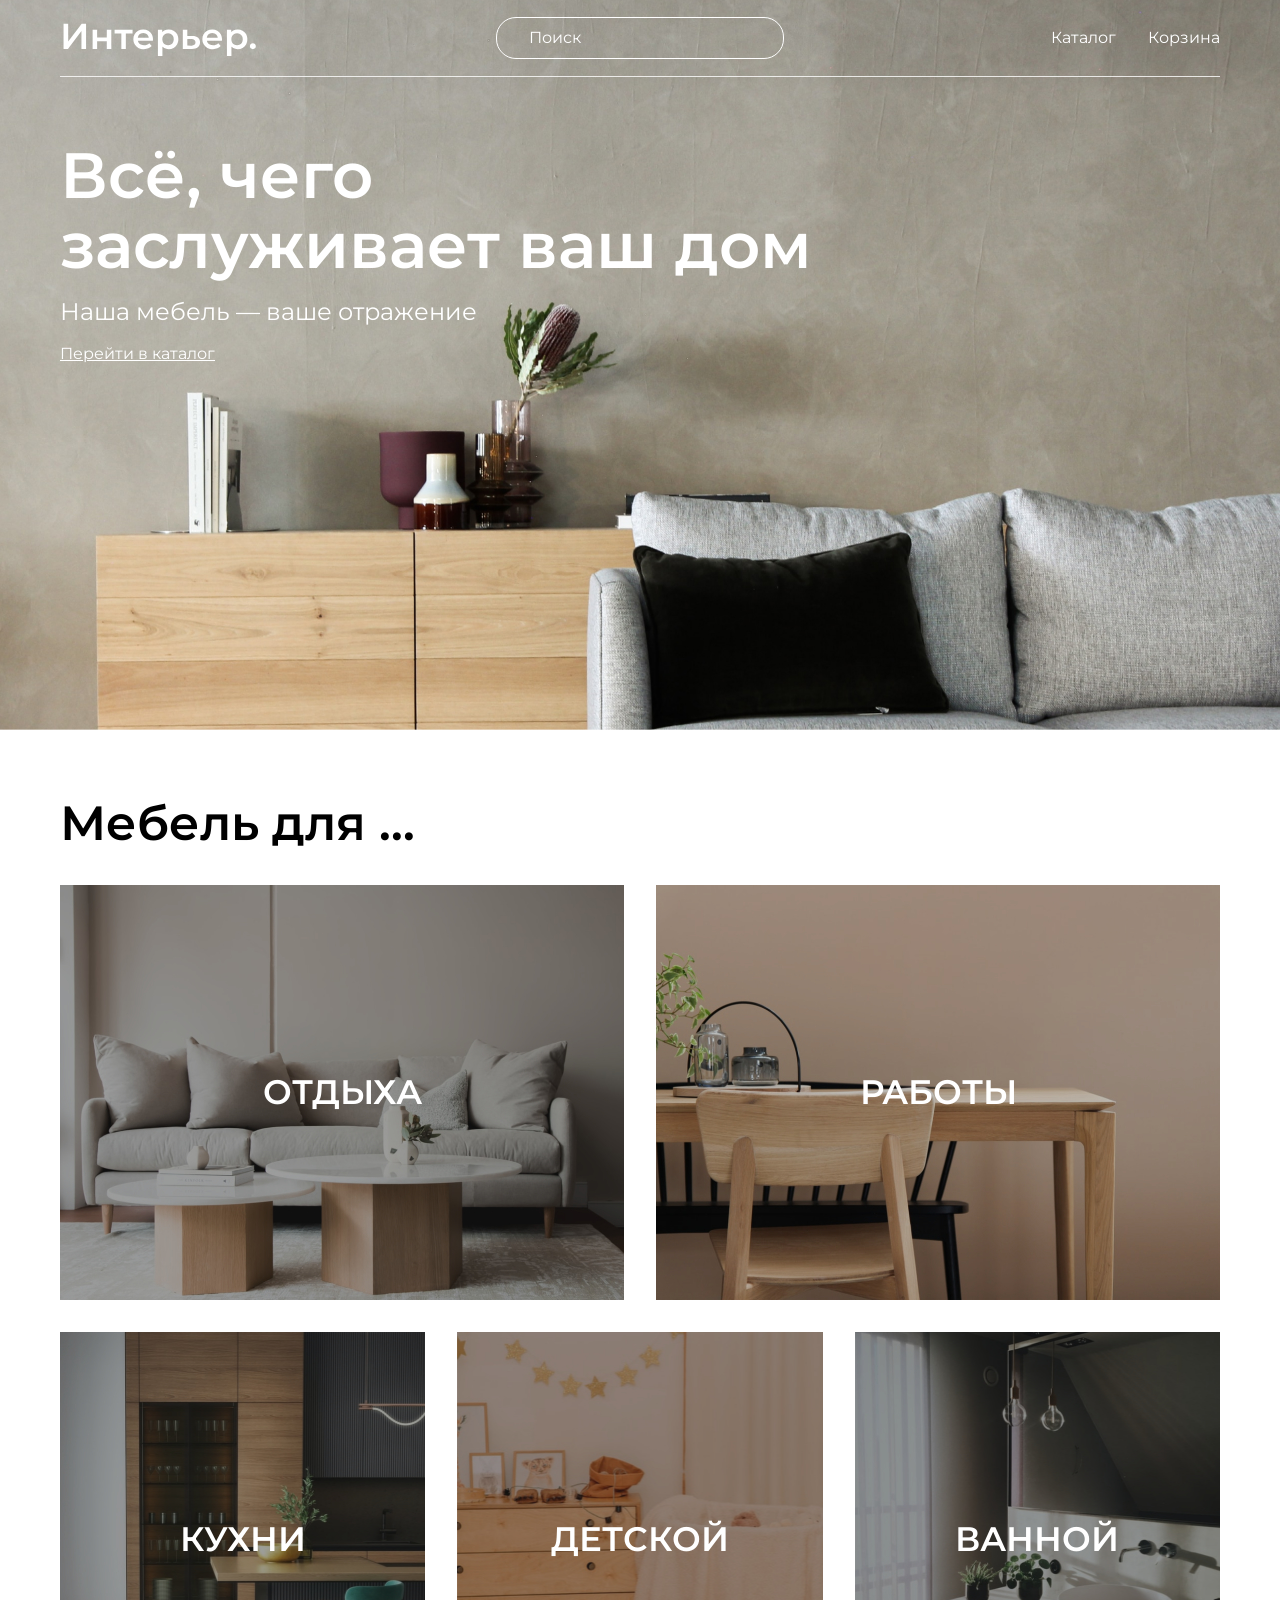
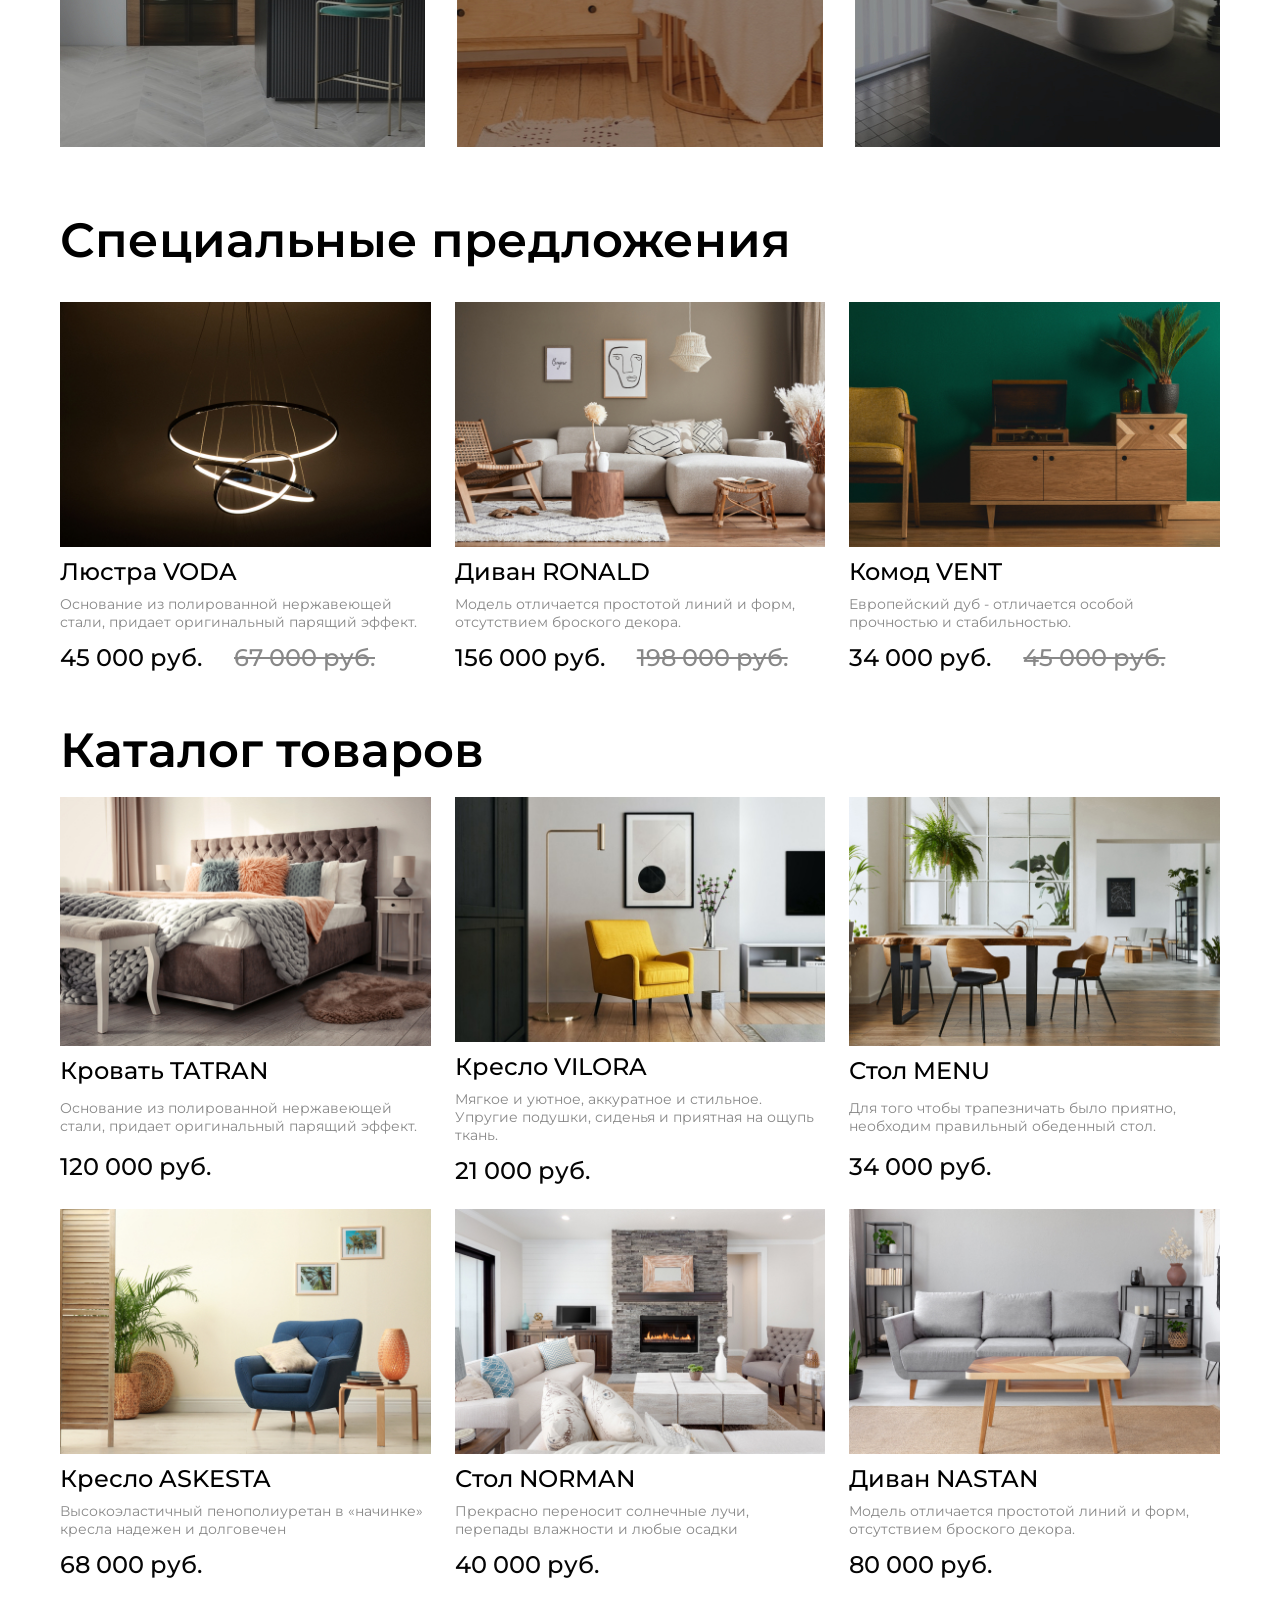
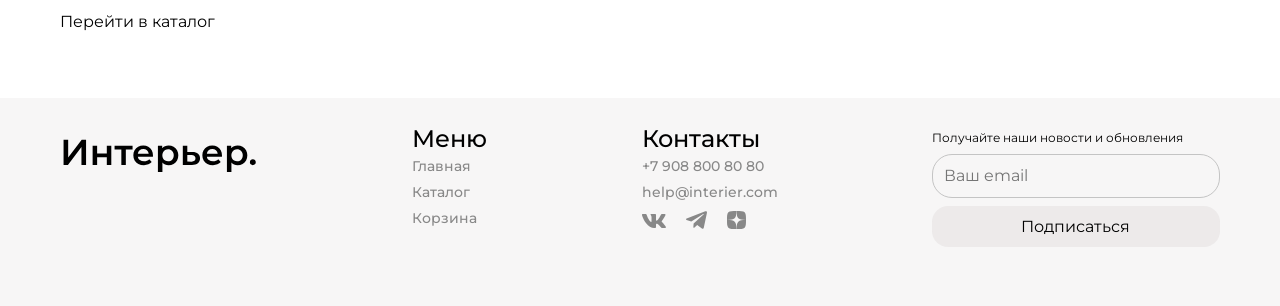
<file: index.html>
<!DOCTYPE html>
<html lang="en">

<head>
    <meta charset="UTF-8">
    <meta name="viewport" content="width=device-width, initial-scale=1.0">
    <title>Document</title>
    <link rel="stylesheet" href="style.css">
    <link rel="preconnect" href="https://fonts.googleapis.com">
    <link rel="preconnect" href="https://fonts.gstatic.com" crossorigin>
    <link href="https://fonts.googleapis.com/css2?family=Montserrat:ital,wght@0,100..900;1,100..900&display=swap"
        rel="stylesheet">
</head>

<body>
    <section class="main-img">
        <div class="header-container boards">
            <header class="header">
                <a href="index.html" class="header__logo-link">
                    <img class="header__logo" src="./img/logo_main.svg" alt="Логотип">
                </a>
                <input placeholder="Поиск" class="header__input" type="text">
                <nav class="header__nav">
                    <a class="header__nav-link links" href="catalog.html">Каталог</a>
                    <a class="header__nav-link links" href="cart.html">Корзина</a>
                </nav>
                <nav class="header__nav-mobile">
                    <a class="header__nav-link-mobile" href="index.html"><svg viewBox="0 0 19 19" xmlns="http://www.w3.org/2000/svg" xmlns:xlink="http://www.w3.org/1999/xlink" width="19.000000" height="19.000000" fill="none" customFrame="#000000"><defs> <clipPath id="clipPath_0"> <rect width="19.000000" height="19.000000" x="0.000000" y="0.000000" fill="rgb(255,255,255)" /> </clipPath> </defs> <g id="Group 202"> <g id="gg:search" clip-path="url(#clipPath_0)" customFrame="url(#clipPath_0)"> <rect id="gg:search" width="19.000000" height="19.000000" x="0.000000" y="0.000000" fill="rgb(255,255,255)" fill-opacity="0" /><g id="Group"> <path id="Vector" d="M14.5026 11.4261C15.4898 10.1534 15.9551 8.5524 15.8037 6.94883C15.6524 5.34525 14.8958 3.85955 13.688 2.79399C12.4801 1.72844 10.9116 1.16305 9.30171 1.21287C7.69178 1.26269 6.16129 1.92397 5.02162 3.06217C3.88095 4.20116 3.21751 5.73224 3.1665 7.34339C3.1155 8.95455 3.68076 10.5245 4.74709 11.7334C5.81343 12.9423 7.30059 13.699 8.90551 13.8495C10.5104 13.9999 12.1123 13.5328 13.3848 12.5432L13.4188 12.5788L16.7771 15.9378C16.8506 16.0114 16.938 16.0697 17.0341 16.1095C17.1302 16.1493 17.2332 16.1698 17.3372 16.1698C17.4412 16.1698 17.5442 16.1493 17.6403 16.1095C17.7364 16.0697 17.8237 16.0114 17.8973 15.9378C17.9708 15.8643 18.0292 15.777 18.069 15.6809C18.1088 15.5848 18.1293 15.4818 18.1293 15.3777C18.1293 15.2737 18.1088 15.1707 18.069 15.0746C18.0292 14.9785 17.9708 14.8912 17.8973 14.8176L14.5382 11.4594C14.5267 11.448 14.5148 11.4369 14.5026 11.4261ZM12.8591 4.18238C13.3061 4.62213 13.6616 5.14603 13.9051 5.72386C14.1486 6.30169 14.2752 6.92201 14.2778 7.54903C14.2803 8.17606 14.1587 8.79739 13.9199 9.37718C13.6812 9.95697 13.33 10.4838 12.8866 10.9271C12.4432 11.3705 11.9164 11.7217 11.3366 11.9605C10.7568 12.1993 10.1355 12.3209 9.50848 12.3183C8.88146 12.3158 8.26114 12.1891 7.68331 11.9456C7.10548 11.7021 6.58158 11.3466 6.14183 10.8997C5.26301 10.0064 4.77276 8.8021 4.77787 7.54903C4.78297 6.29597 5.28301 5.09568 6.16907 4.20962C7.05513 3.32356 8.25542 2.82352 9.50848 2.81841C10.7616 2.81331 11.9659 3.30356 12.8591 4.18238Z" fill="rgb(255,255,255)" fill-rule="evenodd" /> <path id="Vector" d="M16.0037 8.1597C16.0422 7.75348 16.0419 7.34359 16.0028 6.93004C15.9638 6.51653 15.8874 6.11386 15.7737 5.72204C15.6599 5.33014 15.5088 4.9491 15.3203 4.5789C15.1318 4.20874 14.9125 3.86243 14.6625 3.53995C14.4125 3.21747 14.1318 2.91882 13.8203 2.64401C13.5087 2.36918 13.1774 2.12784 12.8262 1.91998C12.4751 1.71219 12.1042 1.53786 11.7134 1.39702C11.3226 1.25615 10.9257 1.15371 10.5227 1.0897C10.1198 1.0257 9.7107 1.00012 9.29553 1.01297C8.88035 1.02582 8.47364 1.07664 8.0754 1.16543C7.67713 1.25424 7.28733 1.38102 6.90599 1.54578C6.52468 1.71054 6.16521 1.90749 5.82759 2.13663C5.48997 2.36578 5.17421 2.62712 4.88029 2.92066C4.58619 3.21432 4.32429 3.52991 4.09461 3.86741C3.86481 4.20507 3.66725 4.56467 3.50193 4.9462C3.33664 5.32764 3.20939 5.7176 3.12017 6.11607C3.03095 6.51455 2.97976 6.92155 2.9666 7.33706C2.95345 7.75254 2.97879 8.16192 3.04261 8.56522C3.10645 8.96857 3.20878 9.36584 3.34962 9.757C3.49044 10.1481 3.66481 10.5194 3.87273 10.8709C4.08064 11.2223 4.3221 11.5539 4.59711 11.8657C4.87216 12.1775 5.17111 12.4585 5.49393 12.7087C5.81663 12.9588 6.1632 13.1781 6.53363 13.3666C6.90417 13.5551 7.28556 13.7063 7.67781 13.8199C8.06997 13.9336 8.47299 14.0098 8.88685 14.0486C9.30074 14.0874 9.71093 14.0874 10.1174 14.0486C10.5239 14.0098 10.9267 13.9322 11.3258 13.8159C11.7249 13.6995 12.1063 13.5484 12.4699 13.3625C12.7815 13.2033 13.0801 13.0186 13.3656 12.8085L16.6356 16.0792C16.6822 16.1258 16.7324 16.1671 16.7861 16.2029C16.8397 16.2387 16.8968 16.2692 16.9575 16.2943C17.0183 16.3195 17.0803 16.3384 17.1435 16.3509C17.2068 16.3635 17.2714 16.3698 17.3372 16.3698C17.403 16.3698 17.4675 16.3635 17.5308 16.351C17.5941 16.3384 17.6561 16.3195 17.7168 16.2943C17.7776 16.2691 17.8349 16.2386 17.8885 16.2028C17.9422 16.1669 17.9922 16.1258 18.0387 16.0793C18.0852 16.0328 18.1263 15.9827 18.1622 15.9291C18.198 15.8755 18.2286 15.8182 18.2538 15.7574C18.2789 15.6966 18.2978 15.6346 18.3104 15.5713C18.323 15.508 18.3293 15.4435 18.3293 15.3777C18.3293 15.312 18.323 15.2475 18.3104 15.1842C18.2978 15.1209 18.279 15.0589 18.2538 14.9981C18.2286 14.9373 18.198 14.88 18.1622 14.8263C18.1263 14.7727 18.0852 14.7227 18.0387 14.6762L14.7681 11.4064C14.9776 11.1209 15.1617 10.8225 15.3204 10.5111C15.5057 10.1475 15.6563 9.76627 15.7722 9.36736C15.8881 8.96847 15.9653 8.56592 16.0037 8.1597ZM14.5026 11.4261C15.4898 10.1534 15.9551 8.5524 15.8037 6.94883C15.6524 5.34525 14.8958 3.85955 13.688 2.79399C12.4801 1.72844 10.9116 1.16305 9.30171 1.21287C7.69178 1.26269 6.16129 1.92397 5.02162 3.06217C3.88095 4.20116 3.21751 5.73224 3.1665 7.34339C3.1155 8.95455 3.68076 10.5245 4.74709 11.7334C5.81343 12.9423 7.30059 13.699 8.90551 13.8495C10.5104 13.9999 12.1123 13.5328 13.3848 12.5432L13.4188 12.5788L16.7771 15.9378C16.8506 16.0114 16.938 16.0697 17.0341 16.1095C17.1302 16.1493 17.2332 16.1698 17.3372 16.1698C17.4412 16.1698 17.5442 16.1493 17.6403 16.1095C17.7364 16.0697 17.8237 16.0114 17.8973 15.9378C17.9708 15.8643 18.0292 15.777 18.069 15.6809C18.1088 15.5848 18.1293 15.4818 18.1293 15.3777C18.1293 15.2737 18.1088 15.1707 18.069 15.0746C18.0292 14.9785 17.9708 14.8912 17.8973 14.8176L14.5382 11.4594C14.5267 11.448 14.5148 11.4369 14.5026 11.4261ZM13.9051 5.72386C13.6616 5.14603 13.3061 4.62213 12.8591 4.18238C11.9659 3.30356 10.7616 2.81331 9.50848 2.81841C8.25542 2.82352 7.05513 3.32356 6.16907 4.20962C5.28301 5.09568 4.78297 6.29597 4.77787 7.54903C4.77276 8.8021 5.26301 10.0064 6.14183 10.8997C6.58158 11.3466 7.10548 11.7021 7.68331 11.9456C8.26114 12.1891 8.88146 12.3158 9.50848 12.3183C10.1355 12.3209 10.7568 12.1993 11.3366 11.9605C11.9164 11.7217 12.4432 11.3705 12.8866 10.9271C13.33 10.4838 13.6812 9.95697 13.9199 9.37718C14.1587 8.79739 14.2803 8.17606 14.2778 7.54903C14.2752 6.92201 14.1486 6.30169 13.9051 5.72386ZM13.2937 5.01323C13.4606 5.2593 13.603 5.52207 13.7208 5.80152C13.8386 6.08108 13.9272 6.36659 13.9867 6.65805C14.0462 6.94937 14.0766 7.24664 14.0778 7.54985C14.079 7.85309 14.0511 8.15062 13.994 8.44245C13.9368 8.73435 13.8505 9.02054 13.735 9.30102C13.6195 9.58146 13.4793 9.8454 13.3143 10.0929C13.1493 10.3403 12.9596 10.5713 12.7452 10.7857C12.5307 11.0002 12.2998 11.1899 12.0524 11.3548C11.8049 11.5198 11.5409 11.6601 11.2605 11.7756C10.98 11.8911 10.6938 11.9774 10.4019 12.0345C10.1101 12.0916 9.81255 12.1196 9.5093 12.1183C9.20608 12.1171 8.90881 12.0867 8.61748 12.0273C8.32603 11.9678 8.04053 11.8791 7.76097 11.7613C7.48152 11.6436 7.21876 11.5012 6.97269 11.3342C6.72656 11.1672 6.49713 10.9756 6.2844 10.7594C6.07396 10.5455 5.88784 10.3156 5.72606 10.0697C5.56424 9.82378 5.42677 9.56183 5.31362 9.28388C5.20048 9.00595 5.11593 8.72249 5.05997 8.43349C5.00401 8.14448 4.97664 7.84993 4.97786 7.54985C4.97909 7.24978 5.00885 6.95549 5.06716 6.66696C5.12547 6.37841 5.21232 6.09562 5.32773 5.81861C5.44312 5.54163 5.5827 5.28085 5.74648 5.03627C5.91028 4.79165 6.09829 4.56324 6.31049 4.35104C6.52269 4.13884 6.75109 3.95085 6.99569 3.78705C7.24028 3.62326 7.50107 3.48367 7.77806 3.36828C8.05509 3.25287 8.33788 3.16601 8.62644 3.1077C8.91496 3.0494 9.20925 3.01963 9.5093 3.01841C9.80937 3.01719 10.1039 3.04456 10.3929 3.10052C10.6819 3.15648 10.9654 3.24103 11.2433 3.35417C11.5213 3.46731 11.7832 3.60478 12.0291 3.76657C12.275 3.92837 12.5049 4.11449 12.7189 4.32494C12.9351 4.53767 13.1267 4.7671 13.2937 5.01323Z" fill="rgb(255,255,255)" fill-rule="evenodd" /> </g> </g> </g> </svg> </a>
                    <a class="header__nav-link-mobile" href="catalog.html"><svg viewBox="0 0 19.1995 19.2" xmlns="http://www.w3.org/2000/svg" xmlns:xlink="http://www.w3.org/1999/xlink" width="19.199463" height="19.199951" fill="none" customFrame="#000000"><g id="Group 201"><rect id="Rectangle 46" width="4.571429" height="4.571429" x="0.000244" y="0.000000" fill="rgb(255,255,255)" /><rect id="Rectangle 41" width="4.571429" height="4.571429" x="0.000244" y="7.314209" fill="rgb(255,255,255)" /><rect id="Rectangle 47" width="4.571429" height="4.571428" x="0.000244" y="14.628540" fill="rgb(255,255,255)" /><rect id="Rectangle 48" width="4.571429" height="4.571429" x="7.313721" y="7.314209" fill="rgb(255,255,255)" /><rect id="Rectangle 45" width="4.571429" height="4.571428" x="7.313721" y="14.628540" fill="rgb(255,255,255)" /><rect id="Rectangle 49" width="4.571429" height="4.571429" x="7.313721" y="0.000000" fill="rgb(255,255,255)" /><rect id="Rectangle 42" width="4.571428" height="4.571429" x="14.628174" y="7.314209" fill="rgb(255,255,255)" /><rect id="Rectangle 44" width="4.571428" height="4.571428" x="14.628174" y="14.628540" fill="rgb(255,255,255)" /><rect id="Rectangle 43" width="4.571428" height="4.571429" x="14.628174" y="0.000000" fill="rgb(255,255,255)" /></g></svg></a>
                    <a class="header__nav-link-mobile" href="cart.html"><svg viewBox="0 0 25 25" xmlns="http://www.w3.org/2000/svg" xmlns:xlink="http://www.w3.org/1999/xlink" width="25.000000" height="25.000000" fill="none" customFrame="#000000"><defs><clipPath id="clipPath_1"><rect width="25.000000" height="25.000000" x="0.000000" y="0.000000" fill="rgb(255,255,255)" transform="matrix(-1,0,0,1,25,0)" /></clipPath></defs><g id="Group 54"><g id="jam:shopping-cart" clip-path="url(#clipPath_1)" customFrame="url(#clipPath_1)"><rect id="jam:shopping-cart" width="25.000000" height="25.000000" x="0.000000" y="0.000000" fill="rgb(255,255,255)" fill-opacity="0" transform="matrix(-1,0,0,1,25,0)" /><path id="Vector" d="M7.25936 16.6667C6.70683 16.6667 6.17692 16.4472 5.78622 16.0565C5.39552 15.6658 5.17603 15.1359 5.17603 14.5833C5.17603 14.0308 5.39552 13.5009 5.78622 13.1102C6.17692 12.7195 6.70683 12.5 7.25936 12.5C7.8119 12.5 8.3418 12.7195 8.7325 13.1102C9.1232 13.5009 9.3427 14.0308 9.3427 14.5833C9.3427 15.1359 9.1232 15.6658 8.7325 16.0565C8.3418 16.4472 7.8119 16.6667 7.25936 16.6667ZM14.551 16.6667C13.9985 16.6667 13.4686 16.4472 13.0779 16.0565C12.6872 15.6658 12.4677 15.1359 12.4677 14.5833C12.4677 14.0308 12.6872 13.5009 13.0779 13.1102C13.4686 12.7195 13.9985 12.5 14.551 12.5C15.1036 12.5 15.6335 12.7195 16.0242 13.1102C16.4149 13.5009 16.6344 14.0308 16.6344 14.5833C16.6344 15.1359 16.4149 15.6658 16.0242 16.0565C15.6335 16.4472 15.1036 16.6667 14.551 16.6667ZM0.969779 2.00312C0.709739 1.99474 0.463155 1.88554 0.282173 1.69863C0.101191 1.51171 -4.62593e-16 1.26174 0 1.00156C-4.62593e-16 0.741387 0.101191 0.491411 0.282173 0.304497C0.463155 0.117584 0.709739 0.0083873 0.969779 0L2.16874 0C3.10832 0 3.92082 0.652083 4.12499 1.56875L5.4302 7.44583C5.63436 8.3625 6.44686 9.01458 7.38645 9.01458L15.2114 9.01458L16.7135 3.00417L6.97915 3.00417C6.72156 2.99241 6.47841 2.88181 6.30028 2.69537C6.12215 2.50892 6.02275 2.26099 6.02275 2.00312C6.02275 1.74526 6.12215 1.49733 6.30028 1.31088C6.47841 1.12444 6.72156 1.01384 6.97915 1.00208L16.7135 1.00208C17.018 1.00199 17.3186 1.07133 17.5923 1.20483C17.866 1.33832 18.1056 1.53246 18.293 1.77248C18.4804 2.01251 18.6106 2.29209 18.6737 2.59C18.7369 2.8879 18.7312 3.19627 18.6573 3.49167L17.1552 9.5C17.0469 9.93354 16.7968 10.3184 16.4446 10.5934C16.0924 10.8684 15.6583 11.0178 15.2114 11.0177L7.38645 11.0177C6.47477 11.0178 5.59032 10.707 4.87917 10.1366C4.16801 9.56612 3.67268 8.77019 3.47499 7.88021L2.16874 2.00312L0.969779 2.00312Z" fill="rgb(255,255,255)" fill-rule="nonzero" transform="matrix(-1,0,0,1,21.8428,4.16663)" /></g></g></svg></a>
                </nav>
            </header>
        </div>
        <div class="promo">
            <h1 class="promo__title boards">Всё, чего <br>заслуживает ваш дом</h1>
            <p class="promo__subtitle boards">Наша мебель — ваше отражение</p>
            <a class="promo__button links boards" href="catalog.html">Перейти в каталог</a>
        </div>
    </section>
    
    <section class="furniture boards">
        <h2 class="furniture__title">Мебель для ...</h2>
        <div class="furniture__items">
            <div class="furniture__item furniture__item_1 furniture__item_big">ОТДЫХА</div>
            <div class="furniture__item furniture__item_2 furniture__item_big">РАБОТЫ</div>
            <div class="furniture__item furniture__item_3 ">КУХНИ</div>
            <div class="furniture__item furniture__item_4 ">ДЕТСКОЙ</div>
            <div class="furniture__item furniture__item_5 ">ВАННОЙ</div>
        </div>
    </section>

    <section class="special boards">
        <h2 class="special__title">Специальные предложения</h2>
        <div class="special__content">
            <article class="product">
                <img class="product__img" src="./img/VODA.jpg" alt="Люстра VODA">
                <h3 class="product__name">Люстра VODA</h3>
                <p class="product__desc">Основание из полированной нержавеющей стали, придает оригинальный парящий
                    эффект.</p>
                <div class="product__price-line">
                    <span class="product__price product__price-new">45 000 руб.</span>
                    <span class="product__price product__price-old">67 000 руб.</span>
                </div>
            </article>

            <article class="product">
                <img class="product__img" src="./img/RONALD.jpg" alt="Диван RONALD">
                <h3 class="product__name">Диван RONALD</h3>
                <p class="product__desc">Модель отличается простотой линий и форм, отсутствием броского декора.</p>
                <div class="product__price-line">
                    <span class="product__price product__price-new">156 000 руб.</span>
                    <span class="product__price product__price-old">198 000 руб.</span>
                </div>
            </article>

            <article class="product">
                <img class="product__img" src="./img/VENT.jpg" alt="Комод VENT">
                <h3 class="product__name">Комод VENT</h3>
                <p class="product__desc">Европейский дуб - отличается особой прочностью и стабильностью.</p>
                <div class="product__price-line">
                    <span class="product__price product__price-new">34 000 руб.</span>
                    <span class="product__price product__price-old">45 000 руб.</span>
                </div>
            </article>
        </div>
    </section>

    <section class="catalog boards">
            <h2 class="catalog__title">Каталог товаров</h2>
            <div class="catalog__content">
                <article class="product">
                    <img class="product__img" src="./img/TATRAN.jpg" alt="Кровать TATRAN">
                    <h3 class="product__name">Кровать TATRAN</h3>
                    <p class="product__desc">Основание из полированной нержавеющей стали, придает оригинальный парящий
                        эффект.</p>
                    <p class="product__price product__price-fix">120 000 руб.</p>
                </article>

                <article class="product">
                    <img class="product__img" src="./img/VILORA.jpg" alt="Кресло VILORA">
                    <h3 class="product__name">Кресло VILORA</h3>
                    <p class="product__desc">Мягкое и уютное, аккуратное и стильное. Упругие подушки, сиденья и приятная
                        на ощупь ткань.</p>
                    <p class="product__price product__price-fix">21 000 руб.</p>
                </article>

                <article class="product">
                    <img class="product__img" src="./img/MENU.jpg" alt="Стол MENU">
                    <h3 class="product__name">Стол MENU</h3>
                    <p class="product__desc">Для того чтобы трапезничать было приятно, необходим правильный обеденный
                        стол.</p>
                    <p class="product__price product__price-fix">34 000 руб.</p>
                </article>
                <article class="product">
                    <img class="product__img" src="./img/ASKESTA.jpg" alt="Кресло ASKESTA">
                    <h3 class="product__name">Кресло ASKESTA</h3>
                    <p class="product__desc">Высокоэластичный пенополиуретан в «начинке» кресла надежен и долговечен</p>
                    <p class="product__price product__price-fix">68 000 руб.</p>
                </article>

                <article class="product">
                    <img class="product__img" src="./img/NORMAN.jpg" alt="Стол NORMAN">
                    <h3 class="product__name">Стол NORMAN</h3>
                    <p class="product__desc">Прекрасно переносит солнечные лучи, перепады влажности и любые осадки</p>
                    <p class="product__price product__price-fix">40 000 руб.</p>
                </article>

                <article class="product">
                    <img class="product__img" src="./img/NASTAN.jpg" alt="Диван NASTAN">
                    <h3 class="product__name">Диван NASTAN</h3>
                    <p class="product__desc">Модель отличается простотой линий и форм, отсутствием броского декора.</p>
                    <p class="product__price product__price-fix">80 000 руб.</p>
                </article>
            </div>
            <div class="catalog__actions">
                <a class="catalog__button links" href="catalog.html">Перейти в каталог</a>
            </div>
    </section>

    <footer class="footer">
        <div class="footer__content boards">
            <img class="footer__logo" src="./img/logo.svg" alt="Тут должен был быть логотип">

            <div class="footer__menu-main">
                <h4 class="footer__title footer__menu">Меню</h4>
                <a class="footer__menu-item links button" href="index.html">Главная</a>
                <a class="footer__menu-item links button" href="catalog.html">Каталог</a>
                <a class="footer__menu-item links button" href="cart.html">Корзина</a>
            </div>

            <div class="footer__contact">
                <h4 class="footer__title">Контакты</h4>
                <div class="info">
                    <a class="footer__number button" href="tel:+79088008080">+7 908 800 80 80</a>
                    <a class="footer__mail button" href="mailto:help@interier.com">help@interier.com</a>
                </div>
                <div class="footer__icons">
                    <a class="footer__icon" href="#">
                        <img class="footer__icons-item" src="./img/vk.svg" alt="Вконтакте">
                    </a>
                    <a class="footer__icon" href="#">
                        <img class="footer__icons-item" src="./img/telegram.svg" alt="Телеграм">
                    </a>
                    <a class="footer__icon" href="#">
                        <img class="footer__icons-item" src="./img/dzen.svg" alt="Дзен">
                    </a>
                </div>
            </div>

            <form class="subscribe">
                <p class="subscribe__text">Получайте наши новости и обновления</p>
                <input placeholder="Ваш email" class="subscribe__input" type="email">
                <button class="subscribe__button" type="submit">Подписаться</button>
            </form>
        </div>
    </footer>
</body>

</html>
</file>
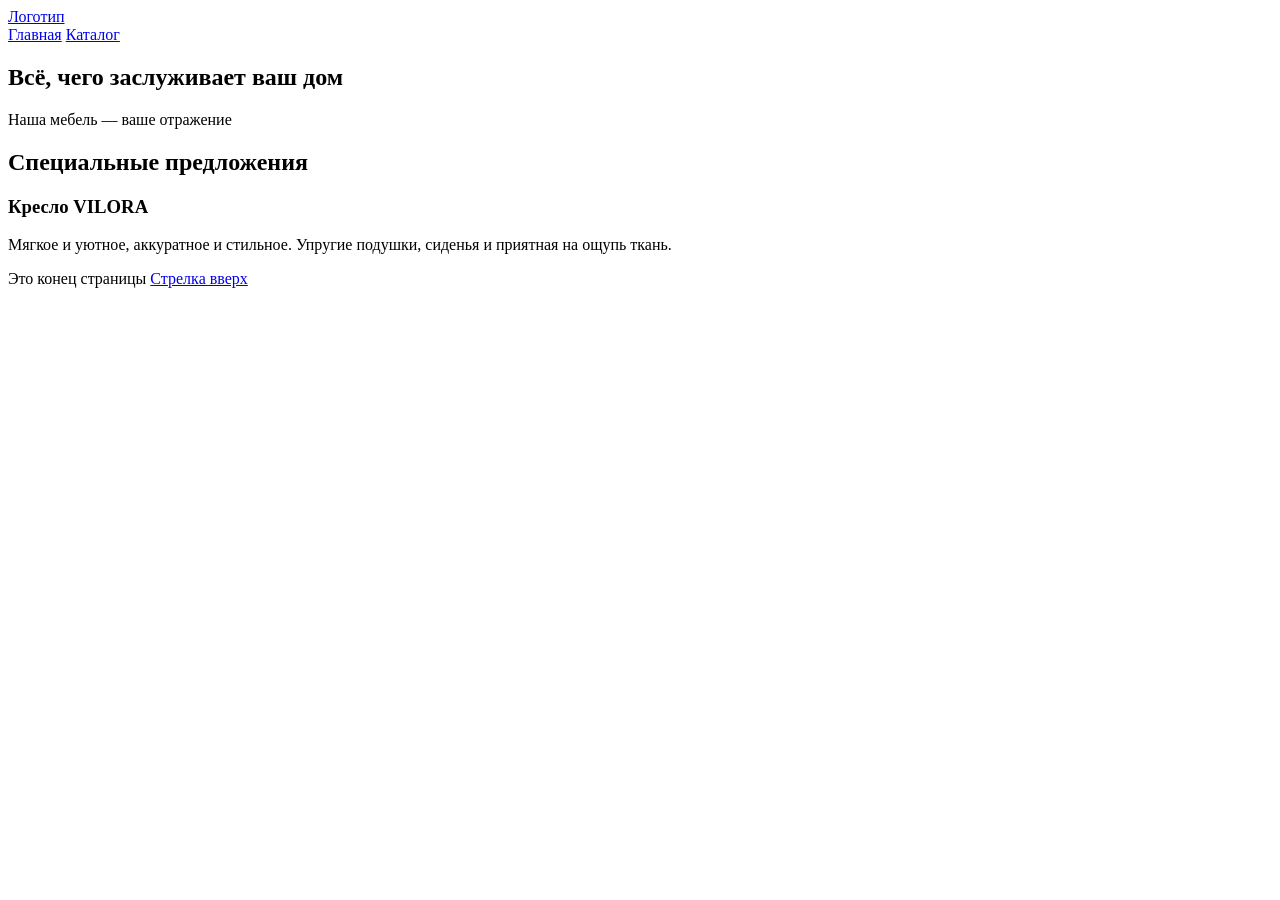
<file: img/index.html>
<!DOCTYPE html>
<html lang="en">
<head>
    <meta charset="UTF-8">
    <meta name="viewport" content="width=device-width, initial-scale=1.0">
    <title>Document</title>
</head>
<body>
    <header id="top">
        <a href="index.html">Логотип</a>
    </header>
    <nav>
        <a href="index.html">Главная</a>
        <a href="catalog.html">Каталог</a>
    </nav>
    <section>
        <h1>Всё, чего заслуживает ваш дом</h1>
    <p>Наша мебель — ваше отражение</p>
    <h2>Специальные предложения</h2>
    <h3>Кресло VILORA</h3>
    <p>Мягкое и уютное, аккуратное и стильное. Упругие подушки, сиденья и приятная на ощупь ткань.</p>
    </section>
    <footer>Это конец страницы <a href="#top">Стрелка вверх</a></footer>
</body>
</html>
</file>
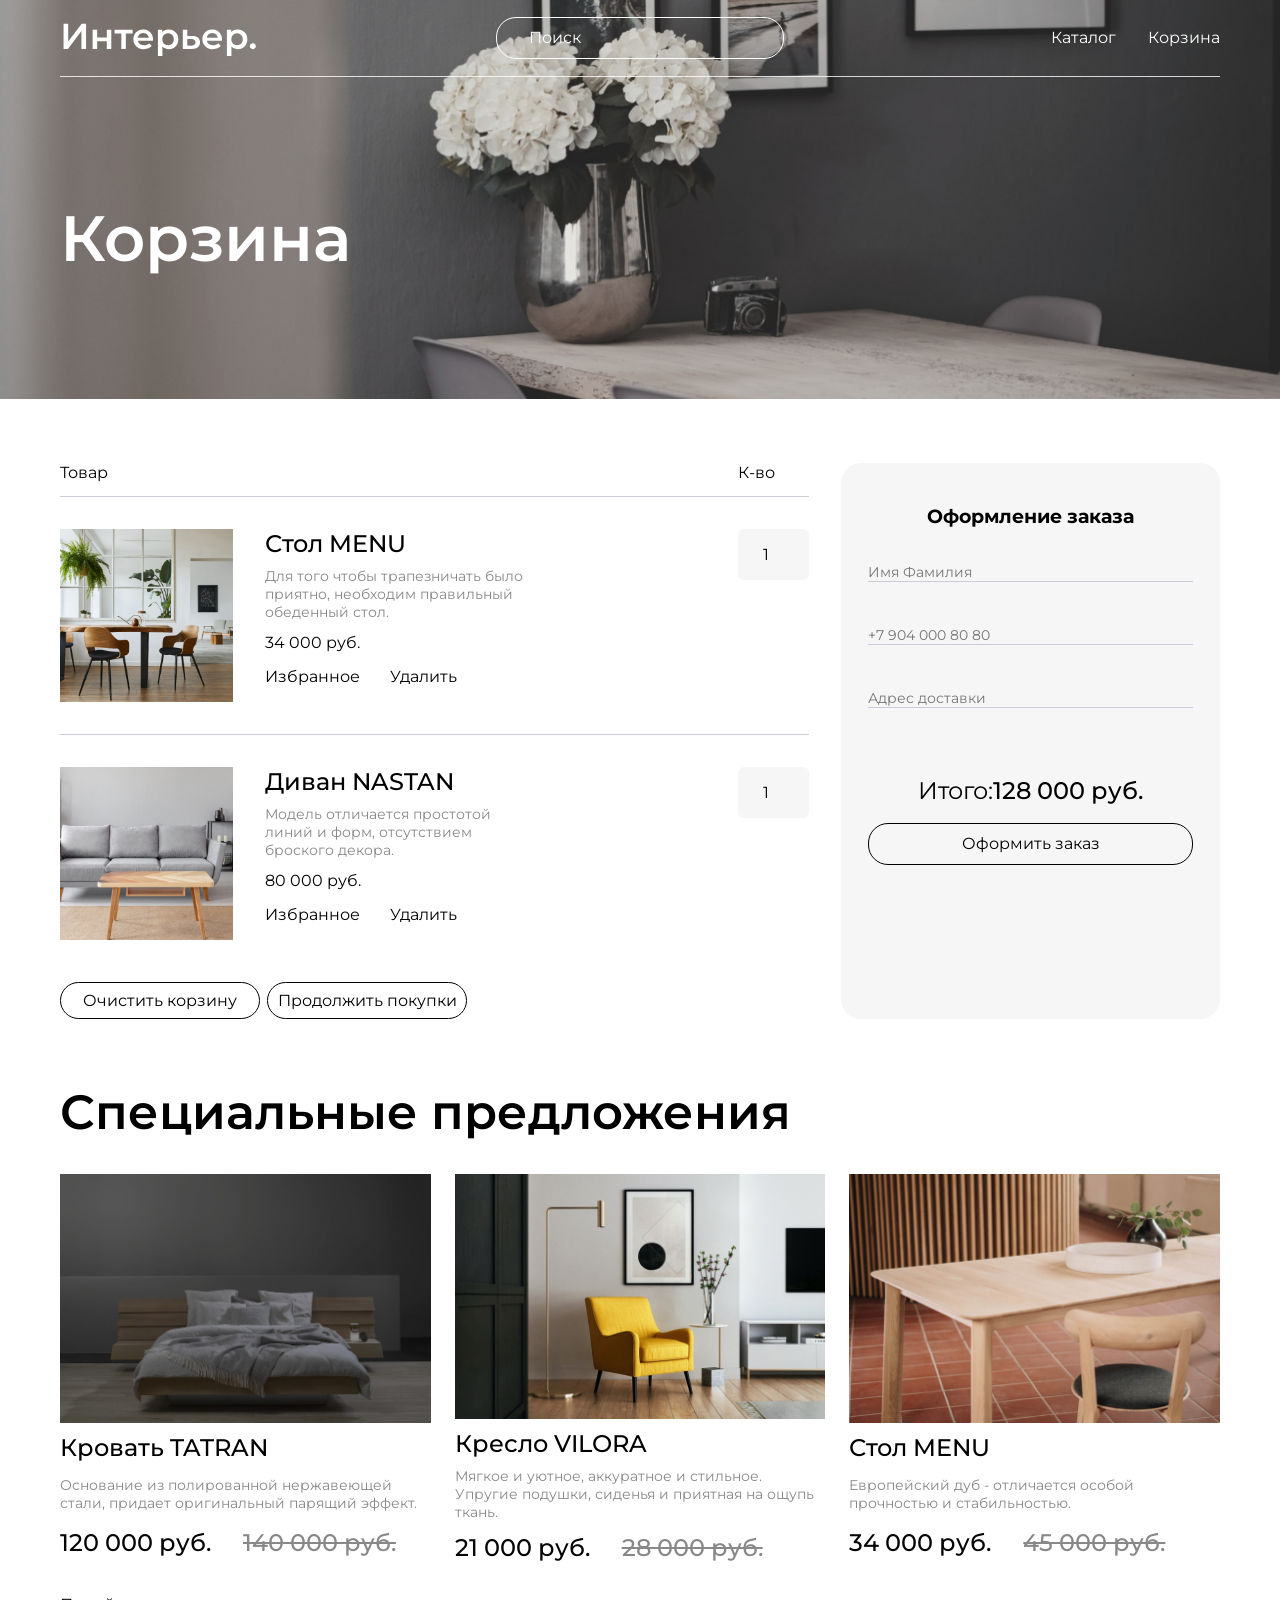
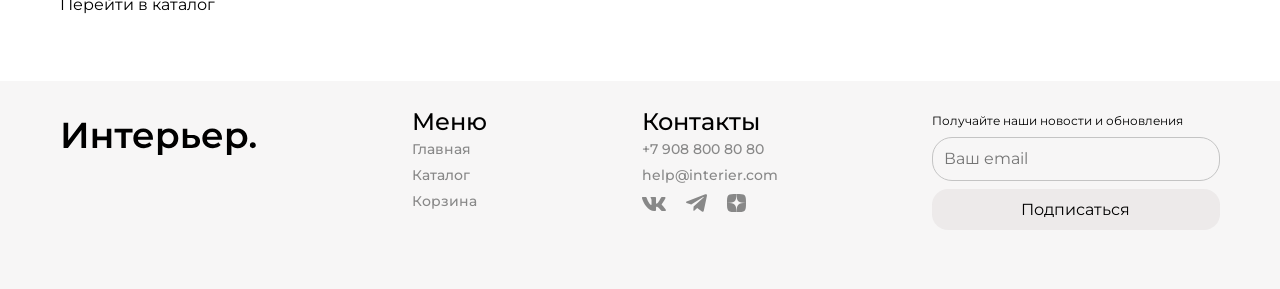
<file: cart.html>
<!DOCTYPE html>
<html lang="en">
<head>
    <meta charset="UTF-8">
    <meta name="viewport" content="width=device-width, initial-scale=1.0">
    <title>Document</title>
    <link rel="stylesheet" href="style.css">
    <link rel="preconnect" href="https://fonts.googleapis.com">
    <link rel="preconnect" href="https://fonts.gstatic.com" crossorigin>
    <link href="https://fonts.googleapis.com/css2?family=Montserrat:ital,wght@0,100..900;1,100..900&display=swap"
        rel="stylesheet">
</head>
<body>
    <section class="cart-img">
        <div class="header-container boards">
            <header class="header">
                <a href="index.html" class="header__logo-link">
                    <img class="header__logo" src="./img/logo_main.svg" alt="Логотип"></a>
                <input placeholder="Поиск" class="header__input" type="text">
                <nav class="header__nav">
                    <a class="header__nav-link links" href="catalog.html">Каталог</a>
                    <a class="header__nav-link links" href="index.html">Корзина</a>
                </nav>
                <nav class="header__nav-mobile">
                    <a class="header__nav-link-mobile" href="index.html"><svg viewBox="0 0 19 19" xmlns="http://www.w3.org/2000/svg" xmlns:xlink="http://www.w3.org/1999/xlink" width="19.000000" height="19.000000" fill="none" customFrame="#000000"><defs> <clipPath id="clipPath_0"> <rect width="19.000000" height="19.000000" x="0.000000" y="0.000000" fill="rgb(255,255,255)" /> </clipPath> </defs> <g id="Group 202"> <g id="gg:search" clip-path="url(#clipPath_0)" customFrame="url(#clipPath_0)"> <rect id="gg:search" width="19.000000" height="19.000000" x="0.000000" y="0.000000" fill="rgb(255,255,255)" fill-opacity="0" /><g id="Group"> <path id="Vector" d="M14.5026 11.4261C15.4898 10.1534 15.9551 8.5524 15.8037 6.94883C15.6524 5.34525 14.8958 3.85955 13.688 2.79399C12.4801 1.72844 10.9116 1.16305 9.30171 1.21287C7.69178 1.26269 6.16129 1.92397 5.02162 3.06217C3.88095 4.20116 3.21751 5.73224 3.1665 7.34339C3.1155 8.95455 3.68076 10.5245 4.74709 11.7334C5.81343 12.9423 7.30059 13.699 8.90551 13.8495C10.5104 13.9999 12.1123 13.5328 13.3848 12.5432L13.4188 12.5788L16.7771 15.9378C16.8506 16.0114 16.938 16.0697 17.0341 16.1095C17.1302 16.1493 17.2332 16.1698 17.3372 16.1698C17.4412 16.1698 17.5442 16.1493 17.6403 16.1095C17.7364 16.0697 17.8237 16.0114 17.8973 15.9378C17.9708 15.8643 18.0292 15.777 18.069 15.6809C18.1088 15.5848 18.1293 15.4818 18.1293 15.3777C18.1293 15.2737 18.1088 15.1707 18.069 15.0746C18.0292 14.9785 17.9708 14.8912 17.8973 14.8176L14.5382 11.4594C14.5267 11.448 14.5148 11.4369 14.5026 11.4261ZM12.8591 4.18238C13.3061 4.62213 13.6616 5.14603 13.9051 5.72386C14.1486 6.30169 14.2752 6.92201 14.2778 7.54903C14.2803 8.17606 14.1587 8.79739 13.9199 9.37718C13.6812 9.95697 13.33 10.4838 12.8866 10.9271C12.4432 11.3705 11.9164 11.7217 11.3366 11.9605C10.7568 12.1993 10.1355 12.3209 9.50848 12.3183C8.88146 12.3158 8.26114 12.1891 7.68331 11.9456C7.10548 11.7021 6.58158 11.3466 6.14183 10.8997C5.26301 10.0064 4.77276 8.8021 4.77787 7.54903C4.78297 6.29597 5.28301 5.09568 6.16907 4.20962C7.05513 3.32356 8.25542 2.82352 9.50848 2.81841C10.7616 2.81331 11.9659 3.30356 12.8591 4.18238Z" fill="rgb(255,255,255)" fill-rule="evenodd" /> <path id="Vector" d="M16.0037 8.1597C16.0422 7.75348 16.0419 7.34359 16.0028 6.93004C15.9638 6.51653 15.8874 6.11386 15.7737 5.72204C15.6599 5.33014 15.5088 4.9491 15.3203 4.5789C15.1318 4.20874 14.9125 3.86243 14.6625 3.53995C14.4125 3.21747 14.1318 2.91882 13.8203 2.64401C13.5087 2.36918 13.1774 2.12784 12.8262 1.91998C12.4751 1.71219 12.1042 1.53786 11.7134 1.39702C11.3226 1.25615 10.9257 1.15371 10.5227 1.0897C10.1198 1.0257 9.7107 1.00012 9.29553 1.01297C8.88035 1.02582 8.47364 1.07664 8.0754 1.16543C7.67713 1.25424 7.28733 1.38102 6.90599 1.54578C6.52468 1.71054 6.16521 1.90749 5.82759 2.13663C5.48997 2.36578 5.17421 2.62712 4.88029 2.92066C4.58619 3.21432 4.32429 3.52991 4.09461 3.86741C3.86481 4.20507 3.66725 4.56467 3.50193 4.9462C3.33664 5.32764 3.20939 5.7176 3.12017 6.11607C3.03095 6.51455 2.97976 6.92155 2.9666 7.33706C2.95345 7.75254 2.97879 8.16192 3.04261 8.56522C3.10645 8.96857 3.20878 9.36584 3.34962 9.757C3.49044 10.1481 3.66481 10.5194 3.87273 10.8709C4.08064 11.2223 4.3221 11.5539 4.59711 11.8657C4.87216 12.1775 5.17111 12.4585 5.49393 12.7087C5.81663 12.9588 6.1632 13.1781 6.53363 13.3666C6.90417 13.5551 7.28556 13.7063 7.67781 13.8199C8.06997 13.9336 8.47299 14.0098 8.88685 14.0486C9.30074 14.0874 9.71093 14.0874 10.1174 14.0486C10.5239 14.0098 10.9267 13.9322 11.3258 13.8159C11.7249 13.6995 12.1063 13.5484 12.4699 13.3625C12.7815 13.2033 13.0801 13.0186 13.3656 12.8085L16.6356 16.0792C16.6822 16.1258 16.7324 16.1671 16.7861 16.2029C16.8397 16.2387 16.8968 16.2692 16.9575 16.2943C17.0183 16.3195 17.0803 16.3384 17.1435 16.3509C17.2068 16.3635 17.2714 16.3698 17.3372 16.3698C17.403 16.3698 17.4675 16.3635 17.5308 16.351C17.5941 16.3384 17.6561 16.3195 17.7168 16.2943C17.7776 16.2691 17.8349 16.2386 17.8885 16.2028C17.9422 16.1669 17.9922 16.1258 18.0387 16.0793C18.0852 16.0328 18.1263 15.9827 18.1622 15.9291C18.198 15.8755 18.2286 15.8182 18.2538 15.7574C18.2789 15.6966 18.2978 15.6346 18.3104 15.5713C18.323 15.508 18.3293 15.4435 18.3293 15.3777C18.3293 15.312 18.323 15.2475 18.3104 15.1842C18.2978 15.1209 18.279 15.0589 18.2538 14.9981C18.2286 14.9373 18.198 14.88 18.1622 14.8263C18.1263 14.7727 18.0852 14.7227 18.0387 14.6762L14.7681 11.4064C14.9776 11.1209 15.1617 10.8225 15.3204 10.5111C15.5057 10.1475 15.6563 9.76627 15.7722 9.36736C15.8881 8.96847 15.9653 8.56592 16.0037 8.1597ZM14.5026 11.4261C15.4898 10.1534 15.9551 8.5524 15.8037 6.94883C15.6524 5.34525 14.8958 3.85955 13.688 2.79399C12.4801 1.72844 10.9116 1.16305 9.30171 1.21287C7.69178 1.26269 6.16129 1.92397 5.02162 3.06217C3.88095 4.20116 3.21751 5.73224 3.1665 7.34339C3.1155 8.95455 3.68076 10.5245 4.74709 11.7334C5.81343 12.9423 7.30059 13.699 8.90551 13.8495C10.5104 13.9999 12.1123 13.5328 13.3848 12.5432L13.4188 12.5788L16.7771 15.9378C16.8506 16.0114 16.938 16.0697 17.0341 16.1095C17.1302 16.1493 17.2332 16.1698 17.3372 16.1698C17.4412 16.1698 17.5442 16.1493 17.6403 16.1095C17.7364 16.0697 17.8237 16.0114 17.8973 15.9378C17.9708 15.8643 18.0292 15.777 18.069 15.6809C18.1088 15.5848 18.1293 15.4818 18.1293 15.3777C18.1293 15.2737 18.1088 15.1707 18.069 15.0746C18.0292 14.9785 17.9708 14.8912 17.8973 14.8176L14.5382 11.4594C14.5267 11.448 14.5148 11.4369 14.5026 11.4261ZM13.9051 5.72386C13.6616 5.14603 13.3061 4.62213 12.8591 4.18238C11.9659 3.30356 10.7616 2.81331 9.50848 2.81841C8.25542 2.82352 7.05513 3.32356 6.16907 4.20962C5.28301 5.09568 4.78297 6.29597 4.77787 7.54903C4.77276 8.8021 5.26301 10.0064 6.14183 10.8997C6.58158 11.3466 7.10548 11.7021 7.68331 11.9456C8.26114 12.1891 8.88146 12.3158 9.50848 12.3183C10.1355 12.3209 10.7568 12.1993 11.3366 11.9605C11.9164 11.7217 12.4432 11.3705 12.8866 10.9271C13.33 10.4838 13.6812 9.95697 13.9199 9.37718C14.1587 8.79739 14.2803 8.17606 14.2778 7.54903C14.2752 6.92201 14.1486 6.30169 13.9051 5.72386ZM13.2937 5.01323C13.4606 5.2593 13.603 5.52207 13.7208 5.80152C13.8386 6.08108 13.9272 6.36659 13.9867 6.65805C14.0462 6.94937 14.0766 7.24664 14.0778 7.54985C14.079 7.85309 14.0511 8.15062 13.994 8.44245C13.9368 8.73435 13.8505 9.02054 13.735 9.30102C13.6195 9.58146 13.4793 9.8454 13.3143 10.0929C13.1493 10.3403 12.9596 10.5713 12.7452 10.7857C12.5307 11.0002 12.2998 11.1899 12.0524 11.3548C11.8049 11.5198 11.5409 11.6601 11.2605 11.7756C10.98 11.8911 10.6938 11.9774 10.4019 12.0345C10.1101 12.0916 9.81255 12.1196 9.5093 12.1183C9.20608 12.1171 8.90881 12.0867 8.61748 12.0273C8.32603 11.9678 8.04053 11.8791 7.76097 11.7613C7.48152 11.6436 7.21876 11.5012 6.97269 11.3342C6.72656 11.1672 6.49713 10.9756 6.2844 10.7594C6.07396 10.5455 5.88784 10.3156 5.72606 10.0697C5.56424 9.82378 5.42677 9.56183 5.31362 9.28388C5.20048 9.00595 5.11593 8.72249 5.05997 8.43349C5.00401 8.14448 4.97664 7.84993 4.97786 7.54985C4.97909 7.24978 5.00885 6.95549 5.06716 6.66696C5.12547 6.37841 5.21232 6.09562 5.32773 5.81861C5.44312 5.54163 5.5827 5.28085 5.74648 5.03627C5.91028 4.79165 6.09829 4.56324 6.31049 4.35104C6.52269 4.13884 6.75109 3.95085 6.99569 3.78705C7.24028 3.62326 7.50107 3.48367 7.77806 3.36828C8.05509 3.25287 8.33788 3.16601 8.62644 3.1077C8.91496 3.0494 9.20925 3.01963 9.5093 3.01841C9.80937 3.01719 10.1039 3.04456 10.3929 3.10052C10.6819 3.15648 10.9654 3.24103 11.2433 3.35417C11.5213 3.46731 11.7832 3.60478 12.0291 3.76657C12.275 3.92837 12.5049 4.11449 12.7189 4.32494C12.9351 4.53767 13.1267 4.7671 13.2937 5.01323Z" fill="rgb(255,255,255)" fill-rule="evenodd" /> </g> </g> </g> </svg> </a>
                    <a class="header__nav-link-mobile" href="catalog.html"><svg viewBox="0 0 19.1995 19.2" xmlns="http://www.w3.org/2000/svg" xmlns:xlink="http://www.w3.org/1999/xlink" width="19.199463" height="19.199951" fill="none" customFrame="#000000"><g id="Group 201"><rect id="Rectangle 46" width="4.571429" height="4.571429" x="0.000244" y="0.000000" fill="rgb(255,255,255)" /><rect id="Rectangle 41" width="4.571429" height="4.571429" x="0.000244" y="7.314209" fill="rgb(255,255,255)" /><rect id="Rectangle 47" width="4.571429" height="4.571428" x="0.000244" y="14.628540" fill="rgb(255,255,255)" /><rect id="Rectangle 48" width="4.571429" height="4.571429" x="7.313721" y="7.314209" fill="rgb(255,255,255)" /><rect id="Rectangle 45" width="4.571429" height="4.571428" x="7.313721" y="14.628540" fill="rgb(255,255,255)" /><rect id="Rectangle 49" width="4.571429" height="4.571429" x="7.313721" y="0.000000" fill="rgb(255,255,255)" /><rect id="Rectangle 42" width="4.571428" height="4.571429" x="14.628174" y="7.314209" fill="rgb(255,255,255)" /><rect id="Rectangle 44" width="4.571428" height="4.571428" x="14.628174" y="14.628540" fill="rgb(255,255,255)" /><rect id="Rectangle 43" width="4.571428" height="4.571429" x="14.628174" y="0.000000" fill="rgb(255,255,255)" /></g></svg></a>
                    <a class="header__nav-link-mobile" href="cart.html"><svg viewBox="0 0 25 25" xmlns="http://www.w3.org/2000/svg" xmlns:xlink="http://www.w3.org/1999/xlink" width="25.000000" height="25.000000" fill="none" customFrame="#000000"><defs><clipPath id="clipPath_1"><rect width="25.000000" height="25.000000" x="0.000000" y="0.000000" fill="rgb(255,255,255)" transform="matrix(-1,0,0,1,25,0)" /></clipPath></defs><g id="Group 54"><g id="jam:shopping-cart" clip-path="url(#clipPath_1)" customFrame="url(#clipPath_1)"><rect id="jam:shopping-cart" width="25.000000" height="25.000000" x="0.000000" y="0.000000" fill="rgb(255,255,255)" fill-opacity="0" transform="matrix(-1,0,0,1,25,0)" /><path id="Vector" d="M7.25936 16.6667C6.70683 16.6667 6.17692 16.4472 5.78622 16.0565C5.39552 15.6658 5.17603 15.1359 5.17603 14.5833C5.17603 14.0308 5.39552 13.5009 5.78622 13.1102C6.17692 12.7195 6.70683 12.5 7.25936 12.5C7.8119 12.5 8.3418 12.7195 8.7325 13.1102C9.1232 13.5009 9.3427 14.0308 9.3427 14.5833C9.3427 15.1359 9.1232 15.6658 8.7325 16.0565C8.3418 16.4472 7.8119 16.6667 7.25936 16.6667ZM14.551 16.6667C13.9985 16.6667 13.4686 16.4472 13.0779 16.0565C12.6872 15.6658 12.4677 15.1359 12.4677 14.5833C12.4677 14.0308 12.6872 13.5009 13.0779 13.1102C13.4686 12.7195 13.9985 12.5 14.551 12.5C15.1036 12.5 15.6335 12.7195 16.0242 13.1102C16.4149 13.5009 16.6344 14.0308 16.6344 14.5833C16.6344 15.1359 16.4149 15.6658 16.0242 16.0565C15.6335 16.4472 15.1036 16.6667 14.551 16.6667ZM0.969779 2.00312C0.709739 1.99474 0.463155 1.88554 0.282173 1.69863C0.101191 1.51171 -4.62593e-16 1.26174 0 1.00156C-4.62593e-16 0.741387 0.101191 0.491411 0.282173 0.304497C0.463155 0.117584 0.709739 0.0083873 0.969779 0L2.16874 0C3.10832 0 3.92082 0.652083 4.12499 1.56875L5.4302 7.44583C5.63436 8.3625 6.44686 9.01458 7.38645 9.01458L15.2114 9.01458L16.7135 3.00417L6.97915 3.00417C6.72156 2.99241 6.47841 2.88181 6.30028 2.69537C6.12215 2.50892 6.02275 2.26099 6.02275 2.00312C6.02275 1.74526 6.12215 1.49733 6.30028 1.31088C6.47841 1.12444 6.72156 1.01384 6.97915 1.00208L16.7135 1.00208C17.018 1.00199 17.3186 1.07133 17.5923 1.20483C17.866 1.33832 18.1056 1.53246 18.293 1.77248C18.4804 2.01251 18.6106 2.29209 18.6737 2.59C18.7369 2.8879 18.7312 3.19627 18.6573 3.49167L17.1552 9.5C17.0469 9.93354 16.7968 10.3184 16.4446 10.5934C16.0924 10.8684 15.6583 11.0178 15.2114 11.0177L7.38645 11.0177C6.47477 11.0178 5.59032 10.707 4.87917 10.1366C4.16801 9.56612 3.67268 8.77019 3.47499 7.88021L2.16874 2.00312L0.969779 2.00312Z" fill="rgb(255,255,255)" fill-rule="nonzero" transform="matrix(-1,0,0,1,21.8428,4.16663)" /></g></g></svg></a>
                </nav>
            </header>
        </div>
        <div class="promo-cart boards">
            <h1 class="promo-cart__title">Корзина</h1>
        </div>
    </section>

    <div class="cart boards">
        <div class="cart__content">
            <div class="cart__name-box">
                <p>Товар</p>
                <p>К-во</p>
            </div>
            <div class="cart__item">
                <div class="cart__left">
                    <img class="cart__image" src="./img/MENU.jpg" alt="Стол MENU">
                    <div class="cart__info">
                        <h3 class="cart__product-name">Стол MENU</h3>
                        <p class="cart__product-desc">Для того чтобы трапезничать было приятно, необходим правильный обеденный стол.</p>
                        <p class="cart__product-price">34 000 руб.</p>
                        <div class="cart__link-box">
                            <a class="cart__links links" href="#">Избранное</a>
                            <a class="cart__links links" href="#">Удалить</a>
                        </div>
                    </div>
                </div>
                <input class="cart__num" type="number" value="1" min="1">
            </div>
            <div class="cart__item">
                <div class="cart__left">
                    <img class="cart__image" src="./img/NASTAN.jpg" alt="Диван NASTAN">
                    <div class="cart__info">
                        <h3 class="cart__product-name">Диван NASTAN</h3>
                        <p class="cart__product-desc">Модель отличается простотой линий и форм, отсутствием броского декора.</p>
                        <p class="cart__product-price">80 000 руб.</p>
                        <div class="cart__link-box">
                            <a class="cart__links links" href="#">Избранное</a>
                            <a class="cart__links links" href="#">Удалить</a>
                        </div>
                    </div>
                </div>
                <input class="cart__num" type="number" value="1" min="1">
            </div>
            <div class="cart__button">
                <button class="cart__button-item" type="submit">Очистить корзину</button>
                <button class="cart__button-item" type="submit">Продолжить покупки</button>
            </div>
        </div>   

        <div class="order">
            <h3>Оформление заказа</h3>
            <form class="order__form">
                <div class="order__form-block">
                    <input class="order__form-input" type="text" placeholder="Имя Фамилия">
                    <input class="order__form-input" type="tel" placeholder="+7 904 000 80 80">
                    <input class="order__form-input" type="text" placeholder="Адрес доставки" >
                </div>
                <div class="order-total">
                    <p class="total-text">Итого:<span class="total-amount">128 000 руб.</span></p>
                </div>
                <button class="order__button" type="submit">Оформить заказ</button>
            </form>
        </div>
    </div>

    <section class="special boards">
        <h2 class="special__title">Специальные предложения</h2>
        <div class="special__content">
            <article class="product">
                <img class="product__img" src="./img/TATRAN2.jpg" alt="Кровать TATRAN">
                <h3 class="product__name">Кровать TATRAN</h3>
                <p class="product__desc">Основание из полированной нержавеющей стали, придает оригинальный парящий эффект.</p>
                <div class="product__price-line">
                    <span class="product__price product__price-new">120 000 руб.</span>
                    <span class="product__price product__price-old">140 000 руб.</span>
                </div>
            </article>

            <article class="product">
                <img class="product__img" src="./img/VILORA.jpg" alt="Кресло VILORA">
                <h3 class="product__name">Кресло VILORA</h3>
                <p class="product__desc">Мягкое и уютное, аккуратное и стильное. Упругие подушки, сиденья и приятная
                    на ощупь ткань.</p>
                <div class="product__price-line">
                    <span class="product__price product__price-new">21 000 руб.</span>
                    <span class="product__price product__price-old">28 000 руб.</span>
                </div>
            </article>

            <article class="product">
                <img class="product__img" src="./img/MENU2.jpg" alt="Стол MENU">
                <h3 class="product__name">Стол MENU</h3>
                <p class="product__desc">Европейский дуб - отличается особой прочностью и стабильностью.</p>
                <div class="product__price-line">
                   <span class="product__price product__price-new">34 000 руб.</span>
                   <span class="product__price product__price-old">45 000 руб.</span>
                </div>
            </article>
        </div>
    </section>

    <div class="catalog boards">
        <div class="catalog__continue">
            <a class="catalog__button links" href="catalog.html">Перейти в каталог</a>
        </div>
    </div>

    <footer class="footer">
        <div class="footer__content boards">
            <img class="footer__logo" src="./img/logo.svg" alt="Тут должен был быть логотип">

            <div class="footer__menu-main">
                <h4 class="footer__title footer__menu">Меню</h4>
                <a class="footer__menu-item links button" href="index.html">Главная</a>
                <a class="footer__menu-item links button" href="catalog.html">Каталог</a>
                <a class="footer__menu-item links button" href="catalog.html">Корзина</a>
            </div>

            <div class="footer__contact">
                <h4 class="footer__title">Контакты</h4>
                <div class="info">
                    <a class="footer__number button" href="tel:+79088008080">+7 908 800 80 80</a>
                    <a class="footer__mail button" href="mailto:help@interier.com">help@interier.com</a>
                </div>
                <div class="footer__icons">
                    <a class="footer__icon" href="img-vk">
                        <img class="footer__icons-item" src="./img/vk.svg" alt="Вконтакте">
                    </a>
                    <a class="footer__icon" href="img-telegram">
                        <img class="footer__icons-item" src="./img/telegram.svg" alt="Телеграм">
                    </a>
                    <a class="footer__icon" href="img-dzen">
                        <img class="footer__icons-item" src="./img/dzen.svg" alt="Дзен">
                    </a>
                </div>
            </div>

            <form class="subscribe">
                <p class="subscribe__text">Получайте наши новости и обновления</p>
                <input placeholder="Ваш email" class="subscribe__input" type="email">
                <button class="subscribe__button" type="submit">Подписаться</button>
            </form>
        </div>
    </footer>
</body>

</html>
</file>
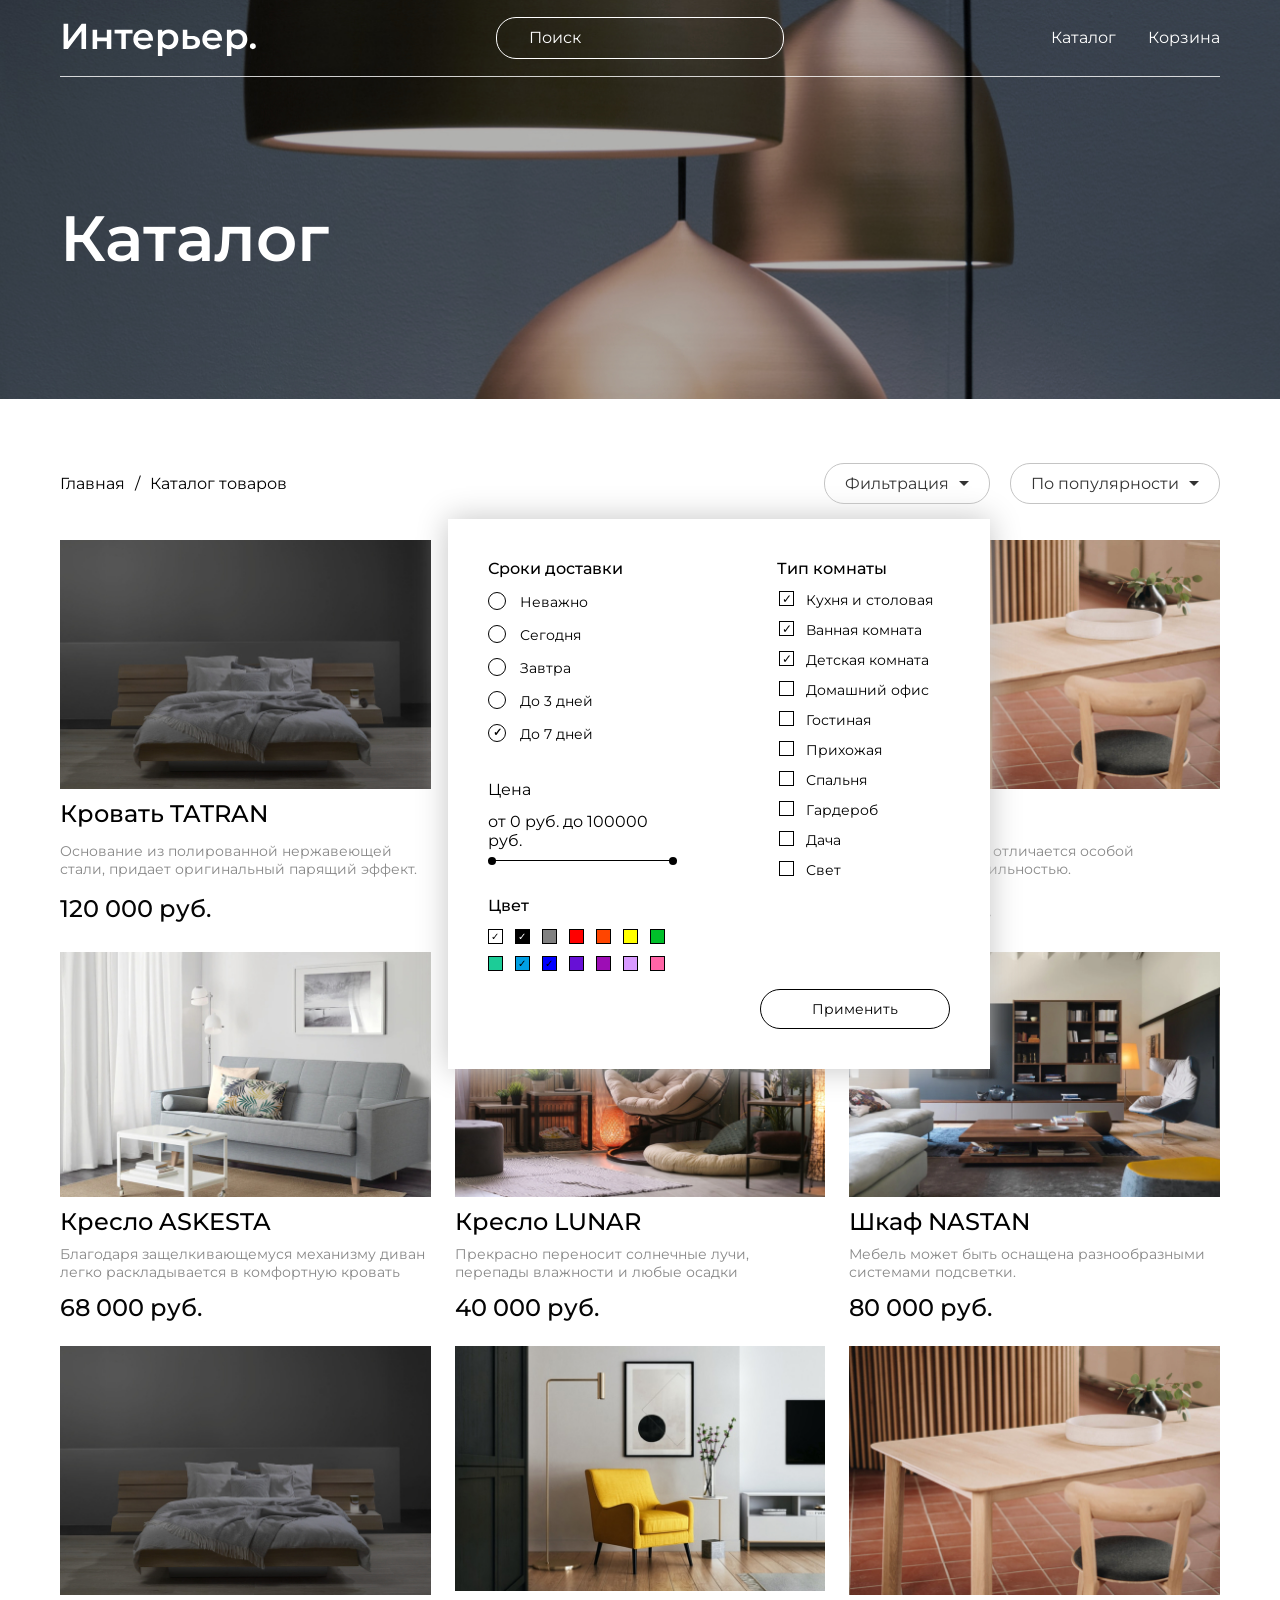
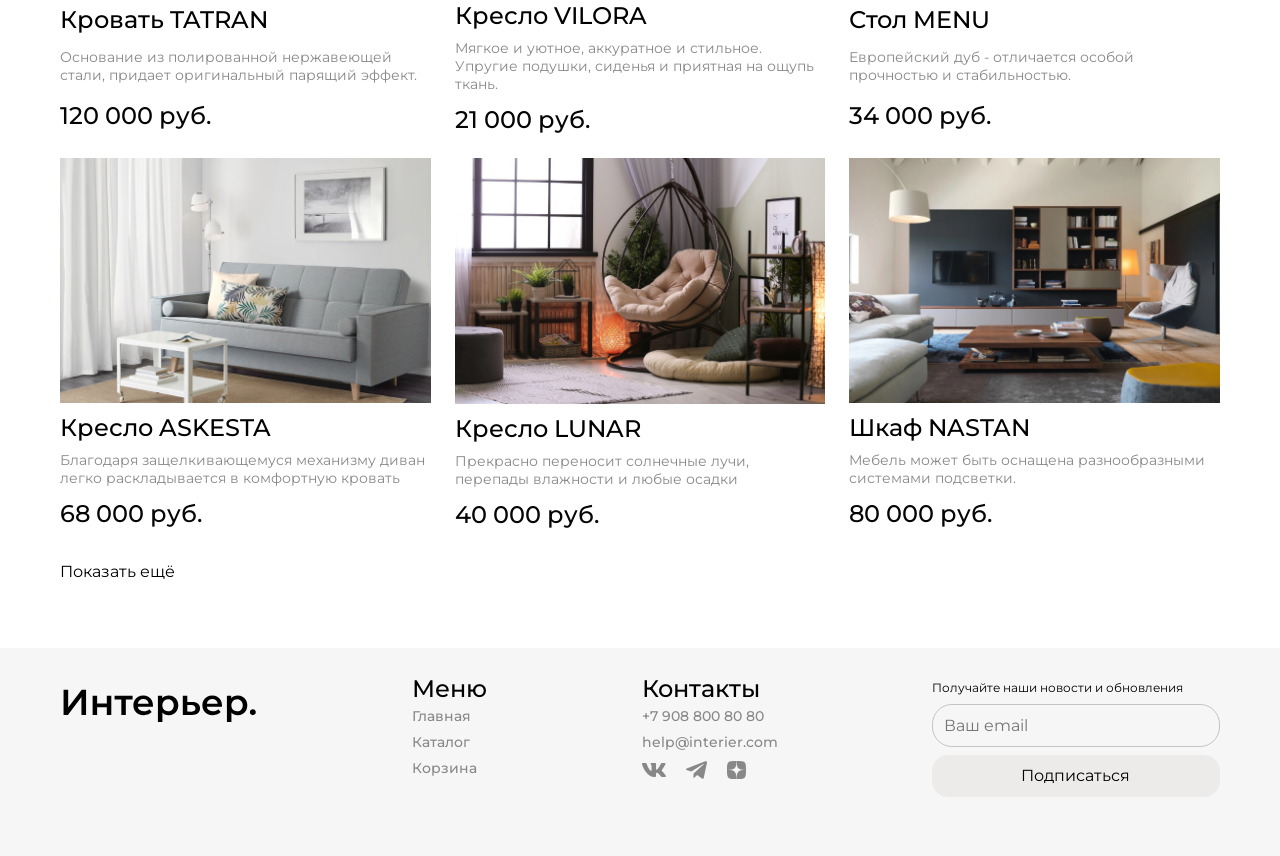
<file: catalog.html>
<!DOCTYPE html>
<html lang="ru">
<head>
    <meta charset="UTF-8">
    <meta name="viewport" content="width=device-width, initial-scale=1.0">
    <title>Document</title>
    <link rel="stylesheet" href="style.css">
    <link rel="preconnect" href="https://fonts.googleapis.com">
    <link rel="preconnect" href="https://fonts.gstatic.com" crossorigin>
    <link href="https://fonts.googleapis.com/css2?family=Montserrat:ital,wght@0,100..900;1,100..900&display=swap"
        rel="stylesheet">
</head>
<body>
    <section class="catalog-img">
        <div class="header-container boards">
            <header class="header">
                <a href="index.html" class="header__logo-link">
                    <img class="header__logo" src="./img/logo_main.svg" alt="Логотип"></a>
                <input placeholder="Поиск" class="header__input" type="text">
                <nav class="header__nav">
                    <a class="header__nav-link links" href="catalog.html">Каталог</a>
                    <a class="header__nav-link links" href="cart.html">Корзина</a>
                </nav>
                <nav class="header__nav-mobile">
                    <a class="header__nav-link-mobile" href="index.html"><svg viewBox="0 0 19 19" xmlns="http://www.w3.org/2000/svg" xmlns:xlink="http://www.w3.org/1999/xlink" width="19.000000" height="19.000000" fill="none" customFrame="#000000"><defs> <clipPath id="clipPath_0"> <rect width="19.000000" height="19.000000" x="0.000000" y="0.000000" fill="rgb(255,255,255)" /> </clipPath> </defs> <g id="Group 202"> <g id="gg:search" clip-path="url(#clipPath_0)" customFrame="url(#clipPath_0)"> <rect id="gg:search" width="19.000000" height="19.000000" x="0.000000" y="0.000000" fill="rgb(255,255,255)" fill-opacity="0" /><g id="Group"> <path id="Vector" d="M14.5026 11.4261C15.4898 10.1534 15.9551 8.5524 15.8037 6.94883C15.6524 5.34525 14.8958 3.85955 13.688 2.79399C12.4801 1.72844 10.9116 1.16305 9.30171 1.21287C7.69178 1.26269 6.16129 1.92397 5.02162 3.06217C3.88095 4.20116 3.21751 5.73224 3.1665 7.34339C3.1155 8.95455 3.68076 10.5245 4.74709 11.7334C5.81343 12.9423 7.30059 13.699 8.90551 13.8495C10.5104 13.9999 12.1123 13.5328 13.3848 12.5432L13.4188 12.5788L16.7771 15.9378C16.8506 16.0114 16.938 16.0697 17.0341 16.1095C17.1302 16.1493 17.2332 16.1698 17.3372 16.1698C17.4412 16.1698 17.5442 16.1493 17.6403 16.1095C17.7364 16.0697 17.8237 16.0114 17.8973 15.9378C17.9708 15.8643 18.0292 15.777 18.069 15.6809C18.1088 15.5848 18.1293 15.4818 18.1293 15.3777C18.1293 15.2737 18.1088 15.1707 18.069 15.0746C18.0292 14.9785 17.9708 14.8912 17.8973 14.8176L14.5382 11.4594C14.5267 11.448 14.5148 11.4369 14.5026 11.4261ZM12.8591 4.18238C13.3061 4.62213 13.6616 5.14603 13.9051 5.72386C14.1486 6.30169 14.2752 6.92201 14.2778 7.54903C14.2803 8.17606 14.1587 8.79739 13.9199 9.37718C13.6812 9.95697 13.33 10.4838 12.8866 10.9271C12.4432 11.3705 11.9164 11.7217 11.3366 11.9605C10.7568 12.1993 10.1355 12.3209 9.50848 12.3183C8.88146 12.3158 8.26114 12.1891 7.68331 11.9456C7.10548 11.7021 6.58158 11.3466 6.14183 10.8997C5.26301 10.0064 4.77276 8.8021 4.77787 7.54903C4.78297 6.29597 5.28301 5.09568 6.16907 4.20962C7.05513 3.32356 8.25542 2.82352 9.50848 2.81841C10.7616 2.81331 11.9659 3.30356 12.8591 4.18238Z" fill="rgb(255,255,255)" fill-rule="evenodd" /> <path id="Vector" d="M16.0037 8.1597C16.0422 7.75348 16.0419 7.34359 16.0028 6.93004C15.9638 6.51653 15.8874 6.11386 15.7737 5.72204C15.6599 5.33014 15.5088 4.9491 15.3203 4.5789C15.1318 4.20874 14.9125 3.86243 14.6625 3.53995C14.4125 3.21747 14.1318 2.91882 13.8203 2.64401C13.5087 2.36918 13.1774 2.12784 12.8262 1.91998C12.4751 1.71219 12.1042 1.53786 11.7134 1.39702C11.3226 1.25615 10.9257 1.15371 10.5227 1.0897C10.1198 1.0257 9.7107 1.00012 9.29553 1.01297C8.88035 1.02582 8.47364 1.07664 8.0754 1.16543C7.67713 1.25424 7.28733 1.38102 6.90599 1.54578C6.52468 1.71054 6.16521 1.90749 5.82759 2.13663C5.48997 2.36578 5.17421 2.62712 4.88029 2.92066C4.58619 3.21432 4.32429 3.52991 4.09461 3.86741C3.86481 4.20507 3.66725 4.56467 3.50193 4.9462C3.33664 5.32764 3.20939 5.7176 3.12017 6.11607C3.03095 6.51455 2.97976 6.92155 2.9666 7.33706C2.95345 7.75254 2.97879 8.16192 3.04261 8.56522C3.10645 8.96857 3.20878 9.36584 3.34962 9.757C3.49044 10.1481 3.66481 10.5194 3.87273 10.8709C4.08064 11.2223 4.3221 11.5539 4.59711 11.8657C4.87216 12.1775 5.17111 12.4585 5.49393 12.7087C5.81663 12.9588 6.1632 13.1781 6.53363 13.3666C6.90417 13.5551 7.28556 13.7063 7.67781 13.8199C8.06997 13.9336 8.47299 14.0098 8.88685 14.0486C9.30074 14.0874 9.71093 14.0874 10.1174 14.0486C10.5239 14.0098 10.9267 13.9322 11.3258 13.8159C11.7249 13.6995 12.1063 13.5484 12.4699 13.3625C12.7815 13.2033 13.0801 13.0186 13.3656 12.8085L16.6356 16.0792C16.6822 16.1258 16.7324 16.1671 16.7861 16.2029C16.8397 16.2387 16.8968 16.2692 16.9575 16.2943C17.0183 16.3195 17.0803 16.3384 17.1435 16.3509C17.2068 16.3635 17.2714 16.3698 17.3372 16.3698C17.403 16.3698 17.4675 16.3635 17.5308 16.351C17.5941 16.3384 17.6561 16.3195 17.7168 16.2943C17.7776 16.2691 17.8349 16.2386 17.8885 16.2028C17.9422 16.1669 17.9922 16.1258 18.0387 16.0793C18.0852 16.0328 18.1263 15.9827 18.1622 15.9291C18.198 15.8755 18.2286 15.8182 18.2538 15.7574C18.2789 15.6966 18.2978 15.6346 18.3104 15.5713C18.323 15.508 18.3293 15.4435 18.3293 15.3777C18.3293 15.312 18.323 15.2475 18.3104 15.1842C18.2978 15.1209 18.279 15.0589 18.2538 14.9981C18.2286 14.9373 18.198 14.88 18.1622 14.8263C18.1263 14.7727 18.0852 14.7227 18.0387 14.6762L14.7681 11.4064C14.9776 11.1209 15.1617 10.8225 15.3204 10.5111C15.5057 10.1475 15.6563 9.76627 15.7722 9.36736C15.8881 8.96847 15.9653 8.56592 16.0037 8.1597ZM14.5026 11.4261C15.4898 10.1534 15.9551 8.5524 15.8037 6.94883C15.6524 5.34525 14.8958 3.85955 13.688 2.79399C12.4801 1.72844 10.9116 1.16305 9.30171 1.21287C7.69178 1.26269 6.16129 1.92397 5.02162 3.06217C3.88095 4.20116 3.21751 5.73224 3.1665 7.34339C3.1155 8.95455 3.68076 10.5245 4.74709 11.7334C5.81343 12.9423 7.30059 13.699 8.90551 13.8495C10.5104 13.9999 12.1123 13.5328 13.3848 12.5432L13.4188 12.5788L16.7771 15.9378C16.8506 16.0114 16.938 16.0697 17.0341 16.1095C17.1302 16.1493 17.2332 16.1698 17.3372 16.1698C17.4412 16.1698 17.5442 16.1493 17.6403 16.1095C17.7364 16.0697 17.8237 16.0114 17.8973 15.9378C17.9708 15.8643 18.0292 15.777 18.069 15.6809C18.1088 15.5848 18.1293 15.4818 18.1293 15.3777C18.1293 15.2737 18.1088 15.1707 18.069 15.0746C18.0292 14.9785 17.9708 14.8912 17.8973 14.8176L14.5382 11.4594C14.5267 11.448 14.5148 11.4369 14.5026 11.4261ZM13.9051 5.72386C13.6616 5.14603 13.3061 4.62213 12.8591 4.18238C11.9659 3.30356 10.7616 2.81331 9.50848 2.81841C8.25542 2.82352 7.05513 3.32356 6.16907 4.20962C5.28301 5.09568 4.78297 6.29597 4.77787 7.54903C4.77276 8.8021 5.26301 10.0064 6.14183 10.8997C6.58158 11.3466 7.10548 11.7021 7.68331 11.9456C8.26114 12.1891 8.88146 12.3158 9.50848 12.3183C10.1355 12.3209 10.7568 12.1993 11.3366 11.9605C11.9164 11.7217 12.4432 11.3705 12.8866 10.9271C13.33 10.4838 13.6812 9.95697 13.9199 9.37718C14.1587 8.79739 14.2803 8.17606 14.2778 7.54903C14.2752 6.92201 14.1486 6.30169 13.9051 5.72386ZM13.2937 5.01323C13.4606 5.2593 13.603 5.52207 13.7208 5.80152C13.8386 6.08108 13.9272 6.36659 13.9867 6.65805C14.0462 6.94937 14.0766 7.24664 14.0778 7.54985C14.079 7.85309 14.0511 8.15062 13.994 8.44245C13.9368 8.73435 13.8505 9.02054 13.735 9.30102C13.6195 9.58146 13.4793 9.8454 13.3143 10.0929C13.1493 10.3403 12.9596 10.5713 12.7452 10.7857C12.5307 11.0002 12.2998 11.1899 12.0524 11.3548C11.8049 11.5198 11.5409 11.6601 11.2605 11.7756C10.98 11.8911 10.6938 11.9774 10.4019 12.0345C10.1101 12.0916 9.81255 12.1196 9.5093 12.1183C9.20608 12.1171 8.90881 12.0867 8.61748 12.0273C8.32603 11.9678 8.04053 11.8791 7.76097 11.7613C7.48152 11.6436 7.21876 11.5012 6.97269 11.3342C6.72656 11.1672 6.49713 10.9756 6.2844 10.7594C6.07396 10.5455 5.88784 10.3156 5.72606 10.0697C5.56424 9.82378 5.42677 9.56183 5.31362 9.28388C5.20048 9.00595 5.11593 8.72249 5.05997 8.43349C5.00401 8.14448 4.97664 7.84993 4.97786 7.54985C4.97909 7.24978 5.00885 6.95549 5.06716 6.66696C5.12547 6.37841 5.21232 6.09562 5.32773 5.81861C5.44312 5.54163 5.5827 5.28085 5.74648 5.03627C5.91028 4.79165 6.09829 4.56324 6.31049 4.35104C6.52269 4.13884 6.75109 3.95085 6.99569 3.78705C7.24028 3.62326 7.50107 3.48367 7.77806 3.36828C8.05509 3.25287 8.33788 3.16601 8.62644 3.1077C8.91496 3.0494 9.20925 3.01963 9.5093 3.01841C9.80937 3.01719 10.1039 3.04456 10.3929 3.10052C10.6819 3.15648 10.9654 3.24103 11.2433 3.35417C11.5213 3.46731 11.7832 3.60478 12.0291 3.76657C12.275 3.92837 12.5049 4.11449 12.7189 4.32494C12.9351 4.53767 13.1267 4.7671 13.2937 5.01323Z" fill="rgb(255,255,255)" fill-rule="evenodd" /> </g> </g> </g> </svg> </a>
                    <a class="header__nav-link-mobile" href="catalog.html"><svg viewBox="0 0 19.1995 19.2" xmlns="http://www.w3.org/2000/svg" xmlns:xlink="http://www.w3.org/1999/xlink" width="19.199463" height="19.199951" fill="none" customFrame="#000000"><g id="Group 201"><rect id="Rectangle 46" width="4.571429" height="4.571429" x="0.000244" y="0.000000" fill="rgb(255,255,255)" /><rect id="Rectangle 41" width="4.571429" height="4.571429" x="0.000244" y="7.314209" fill="rgb(255,255,255)" /><rect id="Rectangle 47" width="4.571429" height="4.571428" x="0.000244" y="14.628540" fill="rgb(255,255,255)" /><rect id="Rectangle 48" width="4.571429" height="4.571429" x="7.313721" y="7.314209" fill="rgb(255,255,255)" /><rect id="Rectangle 45" width="4.571429" height="4.571428" x="7.313721" y="14.628540" fill="rgb(255,255,255)" /><rect id="Rectangle 49" width="4.571429" height="4.571429" x="7.313721" y="0.000000" fill="rgb(255,255,255)" /><rect id="Rectangle 42" width="4.571428" height="4.571429" x="14.628174" y="7.314209" fill="rgb(255,255,255)" /><rect id="Rectangle 44" width="4.571428" height="4.571428" x="14.628174" y="14.628540" fill="rgb(255,255,255)" /><rect id="Rectangle 43" width="4.571428" height="4.571429" x="14.628174" y="0.000000" fill="rgb(255,255,255)" /></g></svg></a>
                    <a class="header__nav-link-mobile" href="cart.html"><svg viewBox="0 0 25 25" xmlns="http://www.w3.org/2000/svg" xmlns:xlink="http://www.w3.org/1999/xlink" width="25.000000" height="25.000000" fill="none" customFrame="#000000"><defs><clipPath id="clipPath_1"><rect width="25.000000" height="25.000000" x="0.000000" y="0.000000" fill="rgb(255,255,255)" transform="matrix(-1,0,0,1,25,0)" /></clipPath></defs><g id="Group 54"><g id="jam:shopping-cart" clip-path="url(#clipPath_1)" customFrame="url(#clipPath_1)"><rect id="jam:shopping-cart" width="25.000000" height="25.000000" x="0.000000" y="0.000000" fill="rgb(255,255,255)" fill-opacity="0" transform="matrix(-1,0,0,1,25,0)" /><path id="Vector" d="M7.25936 16.6667C6.70683 16.6667 6.17692 16.4472 5.78622 16.0565C5.39552 15.6658 5.17603 15.1359 5.17603 14.5833C5.17603 14.0308 5.39552 13.5009 5.78622 13.1102C6.17692 12.7195 6.70683 12.5 7.25936 12.5C7.8119 12.5 8.3418 12.7195 8.7325 13.1102C9.1232 13.5009 9.3427 14.0308 9.3427 14.5833C9.3427 15.1359 9.1232 15.6658 8.7325 16.0565C8.3418 16.4472 7.8119 16.6667 7.25936 16.6667ZM14.551 16.6667C13.9985 16.6667 13.4686 16.4472 13.0779 16.0565C12.6872 15.6658 12.4677 15.1359 12.4677 14.5833C12.4677 14.0308 12.6872 13.5009 13.0779 13.1102C13.4686 12.7195 13.9985 12.5 14.551 12.5C15.1036 12.5 15.6335 12.7195 16.0242 13.1102C16.4149 13.5009 16.6344 14.0308 16.6344 14.5833C16.6344 15.1359 16.4149 15.6658 16.0242 16.0565C15.6335 16.4472 15.1036 16.6667 14.551 16.6667ZM0.969779 2.00312C0.709739 1.99474 0.463155 1.88554 0.282173 1.69863C0.101191 1.51171 -4.62593e-16 1.26174 0 1.00156C-4.62593e-16 0.741387 0.101191 0.491411 0.282173 0.304497C0.463155 0.117584 0.709739 0.0083873 0.969779 0L2.16874 0C3.10832 0 3.92082 0.652083 4.12499 1.56875L5.4302 7.44583C5.63436 8.3625 6.44686 9.01458 7.38645 9.01458L15.2114 9.01458L16.7135 3.00417L6.97915 3.00417C6.72156 2.99241 6.47841 2.88181 6.30028 2.69537C6.12215 2.50892 6.02275 2.26099 6.02275 2.00312C6.02275 1.74526 6.12215 1.49733 6.30028 1.31088C6.47841 1.12444 6.72156 1.01384 6.97915 1.00208L16.7135 1.00208C17.018 1.00199 17.3186 1.07133 17.5923 1.20483C17.866 1.33832 18.1056 1.53246 18.293 1.77248C18.4804 2.01251 18.6106 2.29209 18.6737 2.59C18.7369 2.8879 18.7312 3.19627 18.6573 3.49167L17.1552 9.5C17.0469 9.93354 16.7968 10.3184 16.4446 10.5934C16.0924 10.8684 15.6583 11.0178 15.2114 11.0177L7.38645 11.0177C6.47477 11.0178 5.59032 10.707 4.87917 10.1366C4.16801 9.56612 3.67268 8.77019 3.47499 7.88021L2.16874 2.00312L0.969779 2.00312Z" fill="rgb(255,255,255)" fill-rule="nonzero" transform="matrix(-1,0,0,1,21.8428,4.16663)" /></g></g></svg></a>
                </nav>
            </header>
        </div>
        <div class="promo-catalog boards">
            <h1 class="promo-catalog__title">Каталог</h1>
        </div>
    </section>
    <section class="catalog boards">
        <div class="catalog-nav">
            <div class="breadcrumbs">
                <a class="catalog__nav-link links" href="index.html">Главная</a>
                <a class="catalog__nav-link links" href="index.html">/</a>
                <a class="catalog__nav-link links" href="catalog.html">Каталог товаров</a>
            </div>
            <div class="filter-container">
                <div class="filter-item">
                    <span class="button-filter">Фильтрация</span>
                    <div class="arrow-down"></div>
                    <div class="filter-block">
                        <div class="filter-advanced">
                            <div class="filter-advanced__left">
                                <div class="filter-advanced__item filter-advanced__item--time">
                                    <h4 class="filter-advanced__title">Сроки доставки</h4>
                                    <div><input type="radio" name="delivery_time" id="time1" checked><label class="filter-advanced__text" for="time1">Неважно</label></div>
                                    <div><input type="radio" name="delivery_time" id="time2" checked><label class="filter-advanced__text" for="time2">Сегодня</label></div>
                                    <div><input type="radio" name="delivery_time" id="time3" checked><label class="filter-advanced__text" for="time3">Завтра</label></div>
                                    <div><input type="radio" name="delivery_time" id="time4" checked><label class="filter-advanced__text" for="time4">До 3 дней</label></div>
                                    <div><input type="radio" name="delivery_time" id="time5" checked><label class="filter-advanced__text" for="time5">До 7 дней</label></div>
                                </div>
                                <div class="filter-advanced__item filter-advanced__item--price">
                                    <div class="filter-advanced__legend">Цена</div>
                                    <div class="range">
                                        <label class="range__label" for="price-range">от 0 руб. до 100000 руб.</label>
                                        <div class="range__slider">
                                            <input class="range__input range__input--min" name="min_price" type="range" min="0" max="100000" value="0" step="1000">
                                            <input class="range__input range__input--max" name="max_price" type="range" min="0" max="100000" value="100000" step="1000">
                                        </div>
                                    </div>
                                </div>
                                <div class="filter-advanced__item filter-advanced__item--color">
                                    <h4 class="filter-advanced__title">Цвет</h4>
                                    <div class="filter-advanced__color-items">
                                        <input type="checkbox" id="color1" checked><label for="color1"></label>
                                        <input type="checkbox" id="color2" checked><label for="color2"></label>
                                        <input type="checkbox" id="color3"><label for="color3"></label>
                                        <input type="checkbox" id="color4"><label for="color4"></label>
                                        <input type="checkbox" id="color5"><label for="color5"></label>
                                        <input type="checkbox" id="color6"><label for="color6"></label>
                                        <input type="checkbox" id="color7"><label for="color7"></label>
                                        <input type="checkbox" id="color8"><label for="color8"></label>
                                        <input type="checkbox" id="color9" checked><label for="color9"></label>
                                        <input type="checkbox" id="color10" checked><label for="color10"></label>
                                        <input type="checkbox" id="color11"><label for="color11"></label>
                                        <input type="checkbox" id="color12"><label for="color12"></label>
                                        <input type="checkbox" id="color13"><label for="color13"></label>
                                        <input type="checkbox" id="color14"><label for="color14"></label>
                                    </div>
                                </div>
                            </div>
                            <div class="filter-advanced__right">
                                <div class="filter-advanced__item filter-advanced__item--room-type">
                                    <h4 class="filter-advanced__title">Тип комнаты</h4>
                                    <div><input type="checkbox" id="kitchen" checked><label class="filter-advanced__text" for="kitchen">Кухня и столовая</label></div>
                                    <div><input type="checkbox" id="bathroom" checked><label class="filter-advanced__text" for="bathroom">Ванная комната</label></div>
                                    <div><input type="checkbox" id="kidsroom" checked><label class="filter-advanced__text" for="kidsroom">Детская комната</label></div>
                                    <div><input type="checkbox" id="office"><label class="filter-advanced__text" for="office">Домашний офис</label></div>
                                    <div><input type="checkbox" id="livingroom"><label class="filter-advanced__text" for="livingroom">Гостиная</label></div>
                                    <div><input type="checkbox" id="hallway"><label class="filter-advanced__text" for="hallway">Прихожая</label></div>
                                    <div><input type="checkbox" id="bedroom"><label class="filter-advanced__text" for="bedroom">Спальня</label></div>
                                    <div><input type="checkbox" id="wardrobe"><label class="filter-advanced__text" for="wardrobe">Гардероб</label></div>
                                    <div><input type="checkbox" id="dacha"><label class="filter-advanced__text" for="dacha">Дача</label></div>
                                    <div><input type="checkbox" id="light"><label class="filter-advanced__text" for="light">Свет</label></div>
                                </div>
                            </div>
                        </div>
                        <div class="filter-block__buttons">
                            <button class="filter-block__button">Применить</button>
                        </div>
                    </div>
                </div>
                <div class="filter-item">
                    <span class="button-filter">По популярности</span>
                    <div class="arrow-down"></div>
                </div>
            </div>
        </div>

        <div class="catalog__content">
            <article class="product">
                <img class="product__img" src="./img/TATRAN2.jpg" alt="Кровать TATRAN">
                <h3 class="product__name">Кровать TATRAN</h3>
                <p class="product__desc">Основание из полированной нержавеющей стали, придает оригинальный парящий эффект.</p>
                <p class="product__price product__price-fix">120 000 руб.</p>
            </article>

            <article class="product">
                <img class="product__img" src="./img/VILORA.jpg" alt="Кресло VILORA">
                <h3 class="product__name">Кресло VILORA</h3>
                <p class="product__desc">Мягкое и уютное, аккуратное и стильное. Упругие подушки, сиденья и приятная
                    на ощупь ткань.</p>
                <p class="product__price product__price-fix">21 000 руб.</p>
            </article>

            <article class="product">
                <img class="product__img" src="./img/MENU2.jpg" alt="Стол MENU">
                <h3 class="product__name">Стол MENU</h3>
                <p class="product__desc">Европейский дуб - отличается особой прочностью и стабильностью.</p>
                <p class="product__price product__price-fix">34 000 руб.</p>
            </article>

            <article class="product">
                <img class="product__img" src="./img/ASKESTA2.jpg" alt="Кресло ASKESTA">
                <h3 class="product__name">Кресло ASKESTA</h3>
                <p class="product__desc">Благодаря защелкивающемуся механизму диван легко раскладывается в комфортную кровать</p>
                <p class="product__price product__price-fix">68 000 руб.</p>
            </article>

            <article class="product">
                <img class="product__img" src="./img/LUNAR.jpg" alt="Кресло LUNAR">
                <h3 class="product__name">Кресло LUNAR</h3>
                <p class="product__desc">Прекрасно переносит солнечные лучи, перепады влажности и любые осадки</p>
                <p class="product__price product__price-fix">40 000 руб.</p>
            </article>

            <article class="product">
                <img class="product__img" src="./img/NASTAN2.jpg" alt="Шкаф NASTAN">
                <h3 class="product__name">Шкаф NASTAN</h3>
                <p class="product__desc">Мебель может быть оснащена разнообразными системами подсветки.</p>
                <p class="product__price product__price-fix">80 000 руб.</p>
            </article>
            <article class="product">
                <img class="product__img" src="./img/TATRAN2.jpg" alt="Кровать TATRAN">
                <h3 class="product__name">Кровать TATRAN</h3>
                <p class="product__desc">Основание из полированной нержавеющей стали, придает оригинальный парящий эффект.</p>
                <p class="product__price product__price-fix">120 000 руб.</p>
            </article>

            <article class="product">
                <img class="product__img" src="./img/VILORA.jpg" alt="Кресло VILORA">
                <h3 class="product__name">Кресло VILORA</h3>
                <p class="product__desc">Мягкое и уютное, аккуратное и стильное. Упругие подушки, сиденья и приятная
                    на ощупь ткань.</p>
                <p class="product__price product__price-fix">21 000 руб.</p>
            </article>

            <article class="product">
                <img class="product__img" src="./img/MENU2.jpg" alt="Стол MENU">
                <h3 class="product__name">Стол MENU</h3>
                <p class="product__desc">Европейский дуб - отличается особой прочностью и стабильностью.</p>
                <p class="product__price product__price-fix">34 000 руб.</p>
            </article>
            <article class="product">
                <img class="product__img" src="./img/ASKESTA2.jpg" alt="Кресло ASKESTA">
                <h3 class="product__name">Кресло ASKESTA</h3>
                <p class="product__desc">Благодаря защелкивающемуся механизму диван легко раскладывается в комфортную кровать</p>
                <p class="product__price product__price-fix">68 000 руб.</p>
            </article>

            <article class="product">
                <img class="product__img" src="./img/LUNAR.jpg" alt="Кресло LUNAR">
                <h3 class="product__name">Кресло LUNAR</h3>
                <p class="product__desc">Прекрасно переносит солнечные лучи, перепады влажности и любые осадки</p>
                <p class="product__price product__price-fix">40 000 руб.</p>
            </article>

            <article class="product">
                <img class="product__img" src="./img/NASTAN2.jpg" alt="Шкаф NASTAN">
                <h3 class="product__name">Шкаф NASTAN</h3>
                <p class="product__desc">Мебель может быть оснащена разнообразными системами подсветки.</p>
                <p class="product__price product__price-fix">80 000 руб.</p>
            </article>
        </div>
        <div class="catalog__continue">
            <a class="catalog__button links" href="catalog.html">Показать ещё</a>
        </div>
    </section>

    <footer class="footer">
        <div class="footer__content boards">
            <img class="footer__logo" src="./img/logo.svg" alt="Тут должен был быть логотип">

            <div class="footer__menu-main">
                <h4 class="footer__title footer__menu">Меню</h4>
                <a class="footer__menu-item links button" href="index.html">Главная</a>
                <a class="footer__menu-item links button" href="catalog.html">Каталог</a>
                <a class="footer__menu-item links button" href="cart.html">Корзина</a>
            </div>

            <div class="footer__contact">
                <h4 class="footer__title">Контакты</h4>
                <div class="info">
                    <a class="footer__number button" href="tel:+79088008080">+7 908 800 80 80</a>
                    <a class="footer__mail button" href="mailto:help@interier.com">help@interier.com</a>
                </div>
                <div class="footer__icons">
                    <a class="footer__icon" href="img-vk">
                        <img class="footer__icons-item" src="./img/vk.svg" alt="Вконтакте">
                    </a>
                    <a class="footer__icon" href="img-telegram">
                        <img class="footer__icons-item" src="./img/telegram.svg" alt="Телеграм">
                    </a>
                    <a class="footer__icon" href="img-dzen">
                        <img class="footer__icons-item" src="./img/dzen.svg" alt="Дзен">
                    </a>
                </div>
            </div>

            <form class="subscribe">
                <p class="subscribe__text">Получайте наши новости и обновления</p>
                <input placeholder="Ваш email" class="subscribe__input" type="email">
                <button class="subscribe__button" type="submit">Подписаться</button>
            </form>
        </div>
    </footer>
</body>
</html>
</file>
<file: style.css>
@charset "UTF-8";
* {
  margin: 0;
  padding: 0;
  box-sizing: border-box;
}

/* Ограничение по ширине и отступы */
.boards {
  max-width: 1200px;
  margin: 0 auto;
  padding: 0 20px;
}

/* Шрифты для форм */
input,
button {
  font-family: "Montserrat", sans-serif;
}

/* Основные настройки страницы */
body {
  font-family: "Montserrat", sans-serif;
  font-size: 16px;
}

/* Стили ссылок - убрать подчеркивание, добавить при наведении */
.links {
  text-decoration: none;
  font-family: "Montserrat", sans-serif;
  transition: opacity 1s;
}

.links:hover {
  text-decoration: underline;
}

/* Шапка главной страницы - фоновое изображение */
.main-img {
  background-image: url("./img/header.jpg");
  background-repeat: no-repeat;
  background-position: center;
  background-size: cover;
  background-color: white;
  display: flex;
  flex-direction: column;
}

/* Контейнер шапки */
.header-container {
  width: 100%;
  display: flex;
  justify-content: center;
}

/* Основной блок шапки - навигация */
.header {
  display: flex;
  align-items: center;
  justify-content: space-between;
  height: 76px;
  width: 100%;
  position: relative;
}

/* Разделительная линия в шапке */
.header::after {
  content: "";
  position: absolute;
  bottom: 0;
  left: 0;
  width: 100%;
  height: 0.5px;
  background-color: rgba(255, 255, 255, 0.8);
}

/* Логотип */
.header__logo {
  margin-right: auto;
}

/* Поле поиска */
.header__input {
  width: 288px;
  border-radius: 20px;
  border: 1px solid #FFFFFF;
  background-color: transparent;
  outline: none;
  font-size: 16px;
  line-height: 19.5px;
  color: #FFFFFF;
  box-sizing: border-box;
  padding: 10px 32px;
  position: absolute;
  left: 50%;
  transform: translateX(-50%);
}

/* Поиск */
.header__input::-moz-placeholder {
  color: #FFFFFF;
}
.header__input::placeholder {
  color: #FFFFFF;
}

/* Навигация в шапке */
.header__nav {
  display: flex;
  gap: 32px;
  margin-left: auto;
}

/* Ссылки навигации */
.header__nav-link {
  font-size: 16px;
  font-weight: 400;
  font-style: normal;
  line-height: 19.5px;
  color: white;
}

.header__nav-mobile {
  display: none;
}

/* Промо-блок главной страницы */
.promo {
  padding: 64px 0 367px;
  width: 100%;
  max-width: 1200px;
  margin: 0 auto;
  box-sizing: border-box;
}

/* Главный заголовок Всё, чего заслуживает ваш дом*/
.promo__title {
  font-size: 64px;
  line-height: 70px;
  font-weight: 600;
  margin-bottom: 16px;
  color: rgb(255, 255, 255);
}

.promo-catalog__title {
  font-size: 64px;
  line-height: 70px;
  font-weight: 600;
  color: rgb(255, 255, 255);
  padding: 127px 0 126px;
}

/* Подзаголовок Наша мебель — ваше отражение */
.promo__subtitle {
  font-size: 24px;
  line-height: 32px;
  font-weight: 400;
  margin-bottom: 16px;
  color: rgb(255, 255, 255);
}

/* Кнопка перейти в каталог */
.promo__button {
  color: white;
  text-decoration-line: underline;
}

/* Заголовок блока категорий */
.furniture__title {
  font-weight: 600;
  font-size: 48px;
  line-height: 59px;
  color: #000000;
  margin-bottom: 32px;
  margin-top: 64px;
}

/* Сетка категорий мебели */
.furniture__items {
  display: grid;
  gap: 32px;
  grid-template-columns: repeat(12, 1fr);
}

/* Элемент категории */
.furniture__item {
  grid-column: span 4;
  height: 415px;
  color: rgb(255, 255, 255);
  font-size: 34px;
  font-weight: 600;
  line-height: 41px;
  font-style: normal;
  display: flex;
  align-items: center;
  justify-content: center;
}

/* Большой элемент категории */
.furniture__item_big {
  grid-column: span 6;
}

/* Фоновые изображения для категорий */
.furniture__item_1 {
  background-image: url("img/relax.jpg");
}

.furniture__item_2 {
  background-image: url("./img/works.jpg");
}

.furniture__item_3 {
  background-image: url("./img/kitchens.jpg");
}

.furniture__item_4 {
  background-image: url("./img/littleRoom.jpg");
}

.furniture__item_5 {
  background-image: url("./img/bath.jpg");
}

/* Заголовок спецпредложений */
.special__title {
  font-weight: 600;
  font-size: 48px;
  line-height: 59px;
  color: #000000;
  margin-bottom: 32px;
  margin-top: 64px;
}

/* Карточка товара */
.product {
  flex-wrap: wrap;
  display: flex;
  justify-content: flex-start;
}

/* Изображение товара */
.product__img {
  margin-bottom: 10px;
  display: block;
  width: 100%;
}

/* Название товара */
.product__name {
  font-style: normal;
  font-weight: 500;
  font-size: 24px;
  color: black;
  margin-bottom: 9px;
}

/* Описание товара */
.product__desc {
  font-size: 14px;
  color: #888888;
  margin-bottom: 12px;
  flex-grow: 1;
}

/* Контейнер цен - */
.product__price-line {
  display: flex;
  gap: 32px;
}

/* Текущая цена */
.product__price {
  font-weight: 500;
  font-size: 24px;
  color: #050505;
  display: flex;
  gap: 32px;
}

/* Старая цена */
.product__price-old {
  font-weight: 500;
  font-size: 24px;
  text-decoration-line: line-through;
  color: #888888;
}

/* Основной блок каталога */
.catalog {
  justify-content: center;
}

/* Заголовок каталога товаров */
.catalog__title {
  font-weight: 600;
  font-size: 48px;
  color: #000000;
  line-height: 29px;
  margin-bottom: 32px;
  margin-top: 64px;
}

/* Сетка спецпредложений */
.special__content {
  display: flex;
  flex-wrap: wrap;
  gap: 32px;
  justify-content: flex-start;
}

/* Сетка каталога  */
.catalog__content {
  display: flex;
  flex-wrap: wrap;
  gap: 32px;
  row-gap: 48px;
  justify-content: flex-start;
}

/* Кнопка каталога */
.catalog__button {
  display: inline-block;
  color: #000000;
  font-size: 16px;
  font-weight: 400;
  line-height: 24px;
  margin-top: 31px;
  margin-bottom: 64px;
}

/* Нижняя часть сайта */
.footer {
  background: rgb(247, 246, 246);
  width: 100%;
}

/* Содержимое футера */
.footer__content {
  display: flex;
  flex-wrap: wrap;
  justify-content: space-between;
  gap: 40px;
  padding: 32px 20px 59px;
  align-items: flex-start;
}

/* Заголовки в футере */
.footer__title {
  font-weight: 500;
  font-size: 24px;
  line-height: 29px;
  color: #000000;
  line-height: 17px;
  font-weight: 500;
}

/* Меню футера */
.footer__menu-main {
  display: flex;
  flex-direction: column;
  gap: 12px;
}

/* Блок контактов */
.info {
  display: flex;
  flex-direction: column;
  gap: 12px;
}

/* Контакты футера */
.footer__contact {
  display: flex;
  flex-direction: column;
  gap: 12px;
}

/* Иконки соцсетей */
.footer__icons {
  display: flex;
  gap: 20px;
  align-items: center;
}

/* Форма подписки */
.subscribe {
  display: flex;
  flex-direction: column;
  gap: 8px;
}

/* Текст подписки */
.subscribe__text {
  line-height: 16px;
  color: rgb(0, 0, 0);
  font-size: 12px;
}

/* Поле ввода email */
.subscribe__input {
  width: 288px;
  border-radius: 20px;
  border: 1px solid rgb(196, 196, 196);
  background-color: transparent;
  outline: none;
  font-size: 16px;
  line-height: 19.5px;
  color: #000000;
  box-sizing: border-box;
  padding: 11px;
}

/* Кнопка подписки */
.subscribe__button {
  width: 288px;
  border-radius: 16px;
  background-color: transparent;
  outline: none;
  font-size: 16px;
  line-height: 19.5px;
  box-sizing: border-box;
  padding: 11px;
  border-radius: 16px;
  background: rgba(222, 215, 215, 0.41);
  border: rgba(222, 215, 215, 0.41);
  transition: color 0.3s ease, background-color 0.3s ease, transform 0.3s ease;
}

.subscribe__button:hover {
  color: rgb(255, 255, 255);
  background-color: #000000;
  transform: translateY(-2px);
}

/* Кнопки футера */
.button {
  font-weight: 500;
  font-size: 14px;
  line-height: 17px;
  color: #888888;
  text-decoration: none;
  color: rgb(136, 136, 136);
  font-weight: 500;
  line-height: 100%;
  letter-spacing: 0%;
  text-align: left;
}

/* Импорт стилей */
.cart-img {
  background-image: url("./img/cart.jpg");
  background-repeat: no-repeat;
  background-position: center;
  background-size: cover;
  background-color: white;
  display: flex;
  flex-direction: column;
}

.promo-cart {
  width: 100%;
  max-width: 1200px;
  margin: 0 auto;
  box-sizing: border-box;
}

.promo-cart__title {
  font-size: 64px;
  line-height: 70px;
  font-weight: 600;
  color: white;
  padding: 127px 0 126px;
}

.cart {
  display: grid;
  grid-template-columns: repeat(12, 1fr);
  flex-direction: column;
  gap: 32px;
  margin-top: 64px;
  margin-bottom: 64px;
}
.cart__content {
  grid-column: span 8;
  display: flex;
  flex-direction: column;
  width: 100%;
}
.cart__name-box {
  display: flex;
  width: 100%;
  margin-bottom: 14px;
  font-size: 16px;
  font-weight: 400;
  color: #000000;
}
.cart__name-box::before {
  width: 173px;
  margin-right: 32px;
}
.cart__name-box > :first-child {
  width: 276px;
  margin-right: auto;
}
.cart__name-box > :last-child {
  width: 71px;
  text-align: left;
}
.cart__item {
  display: flex;
  border-top: 0.5px solid rgb(202, 205, 216);
  padding-top: 32px;
  padding-bottom: 32px;
  justify-content: space-between;
  align-items: flex-start;
}
.cart__left {
  display: flex;
  gap: 32px;
}
.cart__image {
  width: 173px;
  height: 173px;
  -o-object-fit: cover;
     object-fit: cover;
  display: block;
}
.cart__info {
  width: 276px;
  gap: 15px;
  flex-direction: column;
}
.cart__product-name {
  font-style: normal;
  font-weight: 500;
  font-size: 24px;
  color: #000000;
  margin-bottom: 9px;
}
.cart__product-desc {
  font-size: 14px;
  color: #888888;
  margin-bottom: 12px;
  flex-grow: 1;
}
.cart__product-price {
  display: flex;
  gap: 32px;
}
.cart__link-box {
  margin-top: 15px;
  display: flex;
  gap: 30px;
}
.cart__links {
  color: #000000;
}
.cart__num {
  width: 71px;
  height: 51px;
  background: #F7F6F6;
  border-radius: 6px;
  border: none;
  text-align: center;
  font-size: 16px;
}
.cart__button {
  display: flex;
  gap: 7px;
  margin-top: auto;
  justify-content: flex-start;
}
.cart__button-item {
  border-radius: 50px;
  border: 1px solid #000000;
  background-color: transparent;
  outline: none;
  font-size: 16px;
  color: #000000;
  box-sizing: border-box;
  justify-content: left;
  width: 200px;
  height: 37px;
  transition: color 0.3s ease, background-color 0.3s ease, transform 0.3s ease;
}

.cart__button-item:hover {
  color: rgb(255, 255, 255);
  background-color: #000000;
  transform: translateY(-2px);
}

.subscribe__button:hover {
  color: rgb(255, 255, 255);
  background-color: #000000;
  transform: translateY(-2px);
}

.order {
  background: #F7F6F6;
  border-radius: 20px;
  height: 556px;
  width: 379px;
  padding: 42px 27px;
  display: flex;
  flex-direction: column;
  align-items: center;
  grid-column: span 4;
}
.order__form {
  display: flex;
  flex-direction: column;
  width: 100%;
  height: 100%;
}
.order__form-block {
  display: flex;
  flex-direction: column;
  gap: 44px;
  margin-top: 35px;
  margin-bottom: 68px;
}
.order__form-input {
  border: none;
  border-bottom: 1px solid #CACDD8;
  width: 100%;
  background: transparent;
  outline: none;
  font-size: 14px;
}
.order__button {
  width: 288px;
  border-radius: 20px;
  border: 1px solid #000000;
  background-color: transparent;
  outline: none;
  font-size: 16px;
  line-height: 19.5px;
  color: #000000;
  box-sizing: border-box;
  padding: 10px 32px;
  width: 100%;
  transition: color 0.3s ease, background-color 0.3s ease, transform 0.3s ease;
}

.order__button:hover {
  color: rgb(255, 255, 255);
  background-color: #000000;
  transform: translateY(-2px);
}

.order-total {
  text-align: center;
  margin-bottom: 18px;
}

.total-text {
  display: flex;
  justify-content: center;
  font-size: 24px;
  color: #000000;
}

.total-amount {
  font-weight: 500;
  color: #000000;
}

/* Шапка страницы каталога - фоновое изображение каталога */
.catalog-img {
  background-image: url("./img/catalog-main-img.jpg");
  background-repeat: no-repeat;
  background-position: center;
  background-size: cover;
  background-color: white;
  display: flex;
  flex-direction: column;
}

/* Промо-блок каталога - ограничение по ширине */
.promo-catalog {
  width: 100%;
  max-width: 1200px;
  margin: 0 auto;
  box-sizing: border-box;
}

/* Заголовок каталога */
.promo-catalog__title {
  font-size: 64px;
  line-height: 70px;
  font-weight: 600;
  color: rgb(255, 255, 255);
  padding: 127px 0 126px;
}

/* Навигация каталога */
.catalog-nav {
  display: flex;
  justify-content: space-between;
  align-items: center;
  width: 100%;
  gap: 20px;
  margin-top: 64px;
  margin-bottom: 36px;
}

/* Цепочка ссылок навигации */
.breadcrumbs {
  display: flex;
  align-items: center;
  gap: 10px;
}

/* Ссылки навигации */
.breadcrumbs .catalog__nav-link {
  color: #000000;
  font-size: 16px;
  font-weight: 400;
  white-space: nowrap;
}

/* Контейнер фильтров - кнопки фильтрации и сортировки */
.filter-container {
  display: flex;
  gap: 20px;
  align-items: center;
}

/* Элемент фильтра - круглая кнопка с текстом и стрелкой */
.filter-item {
  background-color: #ffffff;
  border-radius: 20px;
  padding: 10px 20px;
  display: flex;
  align-items: center;
  gap: 10px;
  border: 1px solid #c4c4c4;
  position: relative;
  cursor: pointer;
}

/* Активный фильтр*/
.filter-item.active .arrow-down {
  transform: rotate(180deg);
}

/* Текст фильтра */
.filter-item span {
  font-size: 16px;
  color: #333;
}

/* Стрелка фильтра */
.arrow-down {
  width: 0;
  height: 0;
  border-left: 5px solid transparent;
  border-right: 5px solid transparent;
  border-top: 5px solid #333;
  transition: transform 0.3s ease;
}

/* Выпадающий блок фильтров*/
.filter-block {
  display: block;
  width: 542px;
  background-color: #ffffff;
  box-shadow: 0px 0px 30px 0px #c4c4c4;
  position: absolute;
  left: -377px;
  top: 55px;
  z-index: 1000;
  overflow: hidden;
}

/* Контейнер расширенных фильтров */
.filter-advanced {
  width: 445px;
  height: 392px;
  display: flex;
  justify-content: space-between;
  margin: 40px;
}

/* Левый столбец фильтров - цена, цвет, сроки доставки */
.filter-advanced__left {
  display: flex;
  flex-direction: column;
  gap: 22px;
  width: 189px;
}

/* Элемент фильтра */
.filter-advanced__item {
  display: flex;
  margin-bottom: 14px;
  flex-direction: column;
  gap: 13px;
}

/* Заголовок фильтра */
.filter-advanced__title {
  font-size: 16px;
  font-weight: 500;
  line-height: 20px;
}

/* Текст опции фильтра */
.filter-advanced__text {
  font-size: 14px;
  font-weight: 400;
  line-height: 17px;
  display: flex;
  align-items: center;
  cursor: pointer;
}

/* Кнопка применения фильтров */
.filter-block__button {
  margin: auto;
  box-sizing: border-box;
  border: 1px solid #000000;
  border-radius: 50px;
  width: 190px;
  height: 40px;
  margin-top: 18px;
  color: #000000;
  font-size: 14px;
  font-weight: 400;
  line-height: 34px;
  text-align: center;
  background-color: #ffffff;
  font-family: "Montserrat";
  cursor: pointer;
}

/* Ховер кнопки фильтров */
.filter-block__button:hover {
  background-color: #000000;
  color: #ffffff;
}

/* Контейнер кнопки */
.filter-block__buttons {
  float: right;
  margin-right: 40px;
  margin-top: -20px;
  margin-bottom: 40px;
}

/* Палитра цветов */
.filter-advanced__color-items {
  width: 189px;
  display: flex;
  gap: 12px;
  flex-direction: row;
  flex-wrap: wrap;
  align-items: center;
}

/* Цветные чекбоксы */
.filter-advanced__color-items input[type=checkbox] + label {
  width: 15px;
  height: 15px;
  padding-left: 0;
}

/* Ползунок диапазона цен */
.range__label {
  font-size: 16px;
  color: #000000;
  margin-bottom: 10px;
  display: block;
}

/* Отступ между квадратиков и текстом */
.filter-advanced__item--room-type input[type=checkbox] + label {
  padding-left: 29px;
}

/* Стили ползунка цены */
input[type=range] {
  width: 189px;
  -webkit-appearance: none;
     -moz-appearance: none;
          appearance: none;
  background: transparent;
  position: absolute;
  pointer-events: none;
  /* Тонкая черная линия */
  /* Бегунок - черный кружок */
  /*Тонкая черная линия */
  /* Бегунок - черный кружок */
}
input[type=range]::-webkit-slider-runnable-track {
  height: 1px;
  background-color: #000000;
  position: relative;
}
input[type=range]::-webkit-slider-thumb {
  -webkit-appearance: none;
          appearance: none;
  background-color: #000000;
  width: 8px;
  height: 8px;
  border-radius: 50%;
  cursor: pointer;
  position: relative;
  top: -3px;
  pointer-events: all;
}
input[type=range]::-moz-range-track {
  height: 1px;
  background-color: #000000;
}
input[type=range]::-moz-range-thumb {
  background-color: #000000;
  width: 8px;
  height: 8px;
  border-radius: 50%;
  cursor: pointer;
  border: none;
  position: relative;
  top: -3px;
  pointer-events: all;
}

/* Скрытие нативных чекбоксов */
input[type=checkbox] {
  display: none;
}

/* Кастомные чекбоксы */
input[type=checkbox] + label {
  position: relative;
  cursor: pointer;
  line-height: 17px;
}

/* Квадратная рамка */
input[type=checkbox] + label::before {
  content: "";
  position: absolute;
  left: 2px;
  top: -1px;
  width: 15px;
  height: 15px;
  border: 1px solid #000000;
  background-color: #ffffff;
  box-sizing: border-box;
}

/* Добавление галочки */
input[type=checkbox]:checked + label::after {
  content: "✓";
  position: absolute;
  left: 5px;
  top: -2px;
  font-size: 12px;
  color: #000000;
}

/* Цветные чекбоксы */
.filter-advanced__color-items input[type=checkbox] + label::before {
  left: 0;
  top: 0;
}

/* Галочка цветных чекбоксов */
.filter-advanced__color-items input[type=checkbox]:checked + label::after {
  content: "✓";
  position: absolute;
  left: 3px;
  top: -1px;
  font-size: 10px;
  color: #000000;
}

/* Палитра цветов */
#color1 + label::before {
  background-color: white;
}

#color2 + label::before {
  background-color: black;
}

#color3 + label::before {
  background-color: gray;
}

#color4 + label::before {
  background-color: red;
}

#color5 + label::before {
  background-color: orangered;
}

#color6 + label::before {
  background-color: yellow;
}

#color7 + label::before {
  background-color: #00BF2A;
}

#color8 + label::before {
  background-color: #1CCC97;
}

#color9 + label::before {
  background-color: #009FE3;
}

#color10 + label::before {
  background-color: blue;
}

#color11 + label::before {
  background-color: #6710D6;
}

#color12 + label::before {
  background-color: #9D0DB5;
}

#color13 + label::before {
  background-color: #D89AFF;
}

#color14 + label::before {
  background-color: #FF65A6;
}

/* Белая галочка на черном цвете */
#color2 + label::before {
  background-color: black;
}

#color2:checked + label::after {
  content: "✓";
  position: absolute;
  left: 3px;
  top: -1px;
  font-size: 10px;
  color: white;
}

/* Контейнер радио-кнопок доставки */
.filter-advanced__item--time p {
  display: flex;
  align-items: center;
  margin-bottom: 8px;
}

/* Скрытие браузерных радио-кнопок */
.filter-advanced__item--time input[type=radio] {
  display: none;
}

/* Кастомные радио-кнопки - круглые метки */
.filter-advanced__item--time input[type=radio] + label {
  position: relative;
  cursor: pointer;
  line-height: 17px;
  padding-left: 32px;
  display: flex;
  align-items: center;
  font-size: 14px;
  font-weight: 400;
  min-height: 20px;
}

/* Псевдоэлемент радио-кнопки - круглая рамка */
.filter-advanced__item--time input[type=radio] + label::before {
  content: "";
  position: absolute;
  left: 0;
  top: 0;
  width: 18px;
  height: 18px;
  border: 1px solid #000000;
  background-color: #ffffff;
  box-sizing: border-box;
  border-radius: 50%;
}

/* Отмеченная радио-кнопка - галочка в круге */
.filter-advanced__item--time input[type=radio]:checked + label::after {
  content: "✓";
  position: absolute;
  left: 5px;
  top: 0;
  font-size: 11px;
  color: #000000;
  font-weight: bold;
}

/* Сетка товаров каталога */
.catalog__content {
  display: flex;
  flex-wrap: wrap;
  gap: 32px;
  row-gap: 48px;
  justify-content: flex-start;
}

/* Кнопка "Показать ещё" */
.catalog__continue {
  text-align: center;
  margin: 31px 0 64px;
}

/* Ссылка "Показать ещё" */
.catalog__button {
  display: flex;
  color: #000000;
  font-size: 16px;
  font-weight: 400;
  line-height: 24px;
}

@media (max-width: 767px) {
  .boards {
    padding-left: 16px;
    padding-right: 16px;
  }
  .header {
    margin-top: 32px;
    margin-bottom: 29px;
  }
  .header__input {
    display: none;
  }
  .header__nav {
    display: none;
  }
  .header__logo {
    width: 99px;
  }
  .header__nav-mobile {
    display: flex;
    gap: 32px;
    align-items: center;
  }
  .promo__title {
    font-size: 48px;
    text-align: center;
  }
  .promo__subtitle {
    text-align: center;
    font-size: 16px;
    font-weight: 400;
    line-height: 32px;
  }
  .promo__button {
    display: flex;
    text-align: center;
    font-size: 14px;
    font-weight: 400;
    line-height: 24px;
    flex-direction: column;
    justify-content: center;
    align-items: center;
  }
  .promo-catalog__title {
    font-size: 48px;
    text-align: center;
    font-weight: 600;
    line-height: 100%;
  }
  .promo-cart__title {
    font-size: 48px;
    text-align: center;
    font-weight: 600;
    line-height: 100%;
  }
  .furniture__title {
    width: 178px;
    height: 29px;
    font-size: 24px;
  }
  .furniture__items {
    display: grid;
    gap: 16px;
    grid-template-columns: 1fr;
  }
  .furniture__item {
    grid-column: 1/-1;
    height: 375px;
    font-size: 28px;
    line-height: 34px;
    display: flex;
    align-items: center;
    justify-content: center;
  }
  .furniture__item_big {
    height: 244px;
  }
  .special__content {
    display: grid;
    grid-template-columns: 1fr;
    gap: 24px;
  }
  .catalog__content {
    display: grid;
    grid-template-columns: 1fr;
    gap: 24px;
  }
  .catalog__button {
    font-size: 16px;
    font-weight: 400;
    line-height: 24px;
    margin: 24px 0 32px;
    text-align: left;
    display: block;
  }
  .catalog-nav {
    display: flex;
    flex-direction: column;
    align-items: flex-start;
  }
  .special__title {
    font-size: 24px;
    font-weight: 600;
    line-height: 100%;
    letter-spacing: 0%;
    text-align: left;
  }
  .footer {
    padding-bottom: 33px;
    height: auto;
    margin-top: 32px;
  }
  .footer__logo {
    display: none;
  }
  .footer__content {
    gap: 70px;
    justify-content: center;
  }
  .footer__menu-main {
    display: flex;
    flex-direction: column;
    gap: 10px;
  }
  .footer__contact {
    display: flex;
    flex-direction: column;
    gap: 15px;
  }
  .subscribe {
    display: flex;
    text-align: center;
    flex-direction: column;
    gap: 10px;
    width: 100%;
    max-width: 300px;
    margin: 0 auto;
  }
  .filter-container {
    flex-direction: column-reverse;
    gap: 10px;
  }
  .filter-advanced {
    margin-bottom: 20px;
  }
  .filter-advanced--color .filter-advanced__color-items {
    display: grid;
    grid-template-columns: repeat(7, 1fr);
    gap: 8px;
  }
  .filter-advanced--color .filter-advanced__color-items label {
    width: 24px;
    height: 24px;
    border-radius: 50%;
    cursor: pointer;
    display: block;
  }
  .product {
    width: 100%;
    text-align: left;
    display: flex;
    flex-direction: column;
  }
  .product__img {
    width: 100%;
    height: auto;
    margin-bottom: 12px;
  }
  .product__name {
    font-size: 18px;
    line-height: 22px;
    margin-bottom: 8px;
    font-weight: 500;
  }
  .product__desc {
    font-size: 14px;
    line-height: 17px;
    margin-bottom: 12px;
    flex-grow: 1;
  }
  .product__price {
    font-size: 18px;
    line-height: 22px;
    font-weight: 500;
  }
  .product__price-old {
    font-size: 16px;
    text-decoration-line: line-through;
    color: #888888;
  }
  .product__price-line {
    display: flex;
    gap: 16px;
    align-items: center;
  }
  .cart {
    display: flex;
    flex-direction: column;
    margin-top: 92px;
    gap: 20px;
  }
  .cart__product-name {
    font-size: 18px;
    line-height: 22px;
  }
  .cart__product-desc {
    font-size: 12px;
    line-height: 15px;
  }
  .cart__product-price {
    font-size: 12px;
    line-height: 15px;
  }
  .cart__name-box {
    display: none;
  }
  .cart__image {
    display: none;
  }
  .cart__button {
    display: flex;
    gap: 7px;
    margin-top: auto;
    justify-content: flex-start;
  }
  .cart__button-item {
    font-size: 12px;
  }
  .order {
    border-radius: 20px;
    background: rgb(247, 246, 246);
  }
  .filter-container {
    display: flex;
    flex-wrap: nowrap;
    flex-direction: column;
    align-items: flex-start;
    gap: 8px;
    width: 100%;
    padding: 16px;
    box-sizing: border-box;
  }
  .filter-block {
    top: 155px;
    display: flex;
    flex-direction: column;
    width: 342px;
    left: -2px;
  }
  .filter-advanced {
    flex-direction: column;
  }
  .filter-block__button {
    margin: 436px 0 0 40px;
  }
}
@media (min-width: 768px) and (max-width: 1023px) {
  .header__nav-mobile {
    display: none;
  }
  .header__nav {
    display: flex;
  }
  .header__input {
    display: block;
  }
  .footer__logo {
    display: none;
  }
  .product__img {
    width: auto;
    max-width: 100%;
    height: auto;
    max-height: 300px;
    -o-object-fit: contain;
       object-fit: contain;
  }
  .catalog__content {
    display: grid;
    grid-template-columns: repeat(2, 1fr);
    gap: 24px;
    justify-items: center;
  }
  .special__content {
    display: grid;
    grid-template-columns: repeat(2, 1fr);
    gap: 24px;
    justify-items: center;
  }
  .cart {
    grid-template-columns: 1fr;
    gap: 32px;
  }
  .cart__content {
    grid-column: 1;
    width: 100%;
  }
  .order {
    padding: 42px 27px;
    display: flex;
    flex-direction: column;
    align-items: center;
    grid-column: 1;
  }
}
@media (min-width: 1024px) {
  .header__nav-mobile {
    display: none;
  }
  .header__nav {
    display: flex;
  }
  .header__input {
    display: block;
  }
  .footer__logo {
    display: block;
  }
  .catalog__content {
    display: grid;
    justify-items: center;
    grid-template-columns: repeat(3, 1fr);
    gap: 24px;
  }
  .special__content {
    display: grid;
    justify-items: center;
    grid-template-columns: repeat(3, 1fr);
    gap: 24px;
  }
}
</file>
